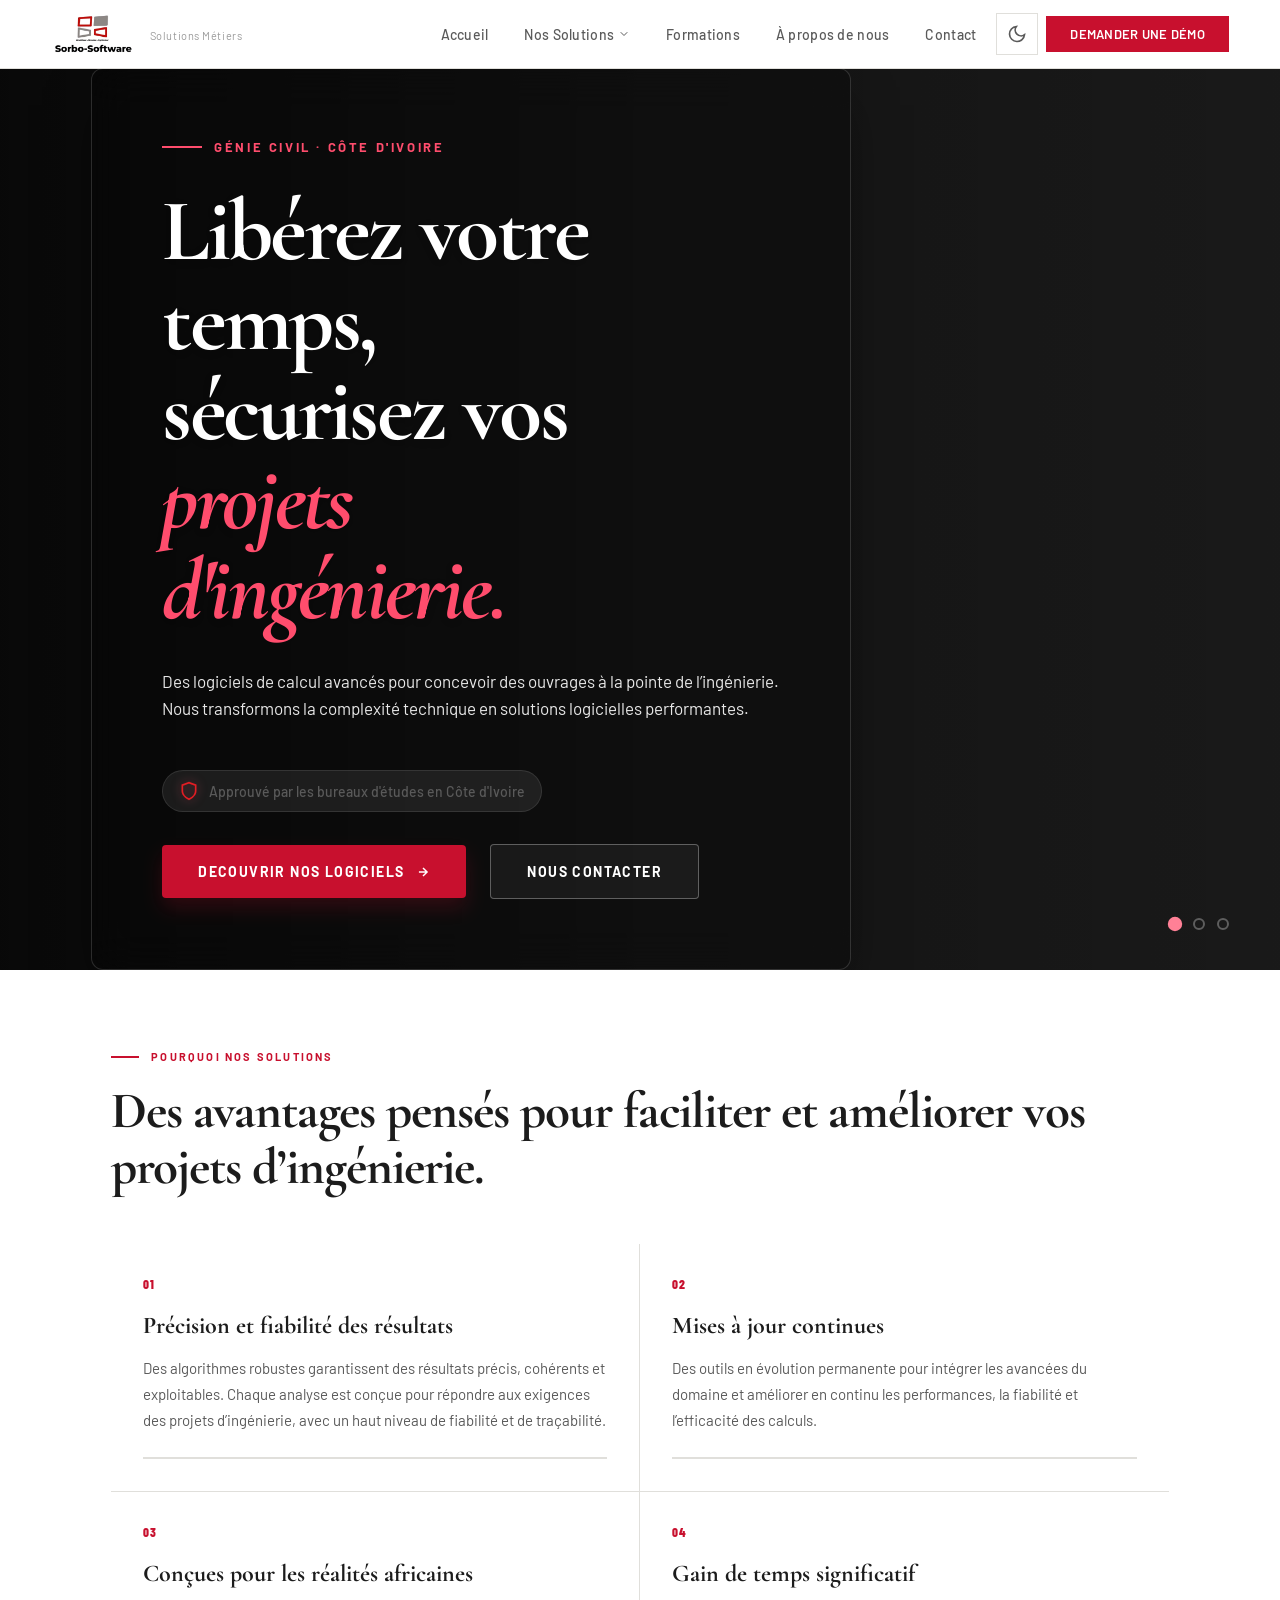
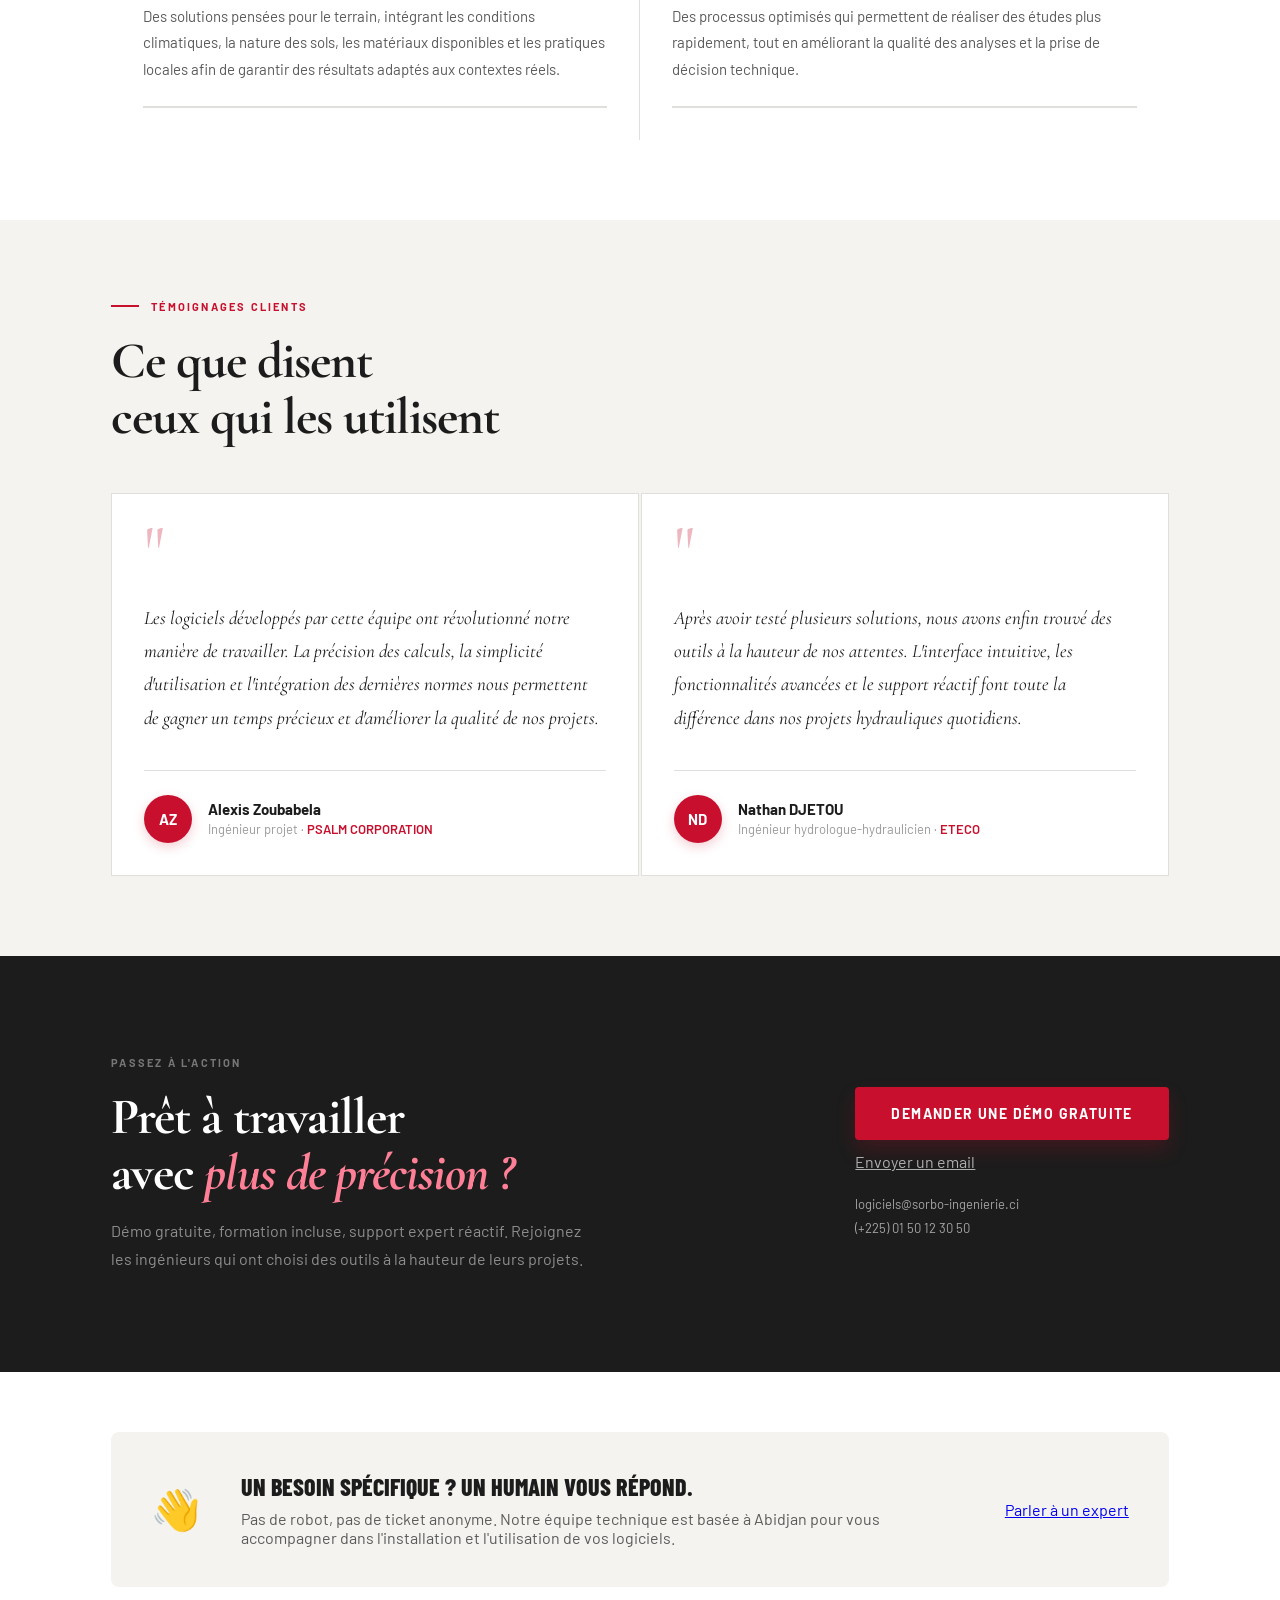
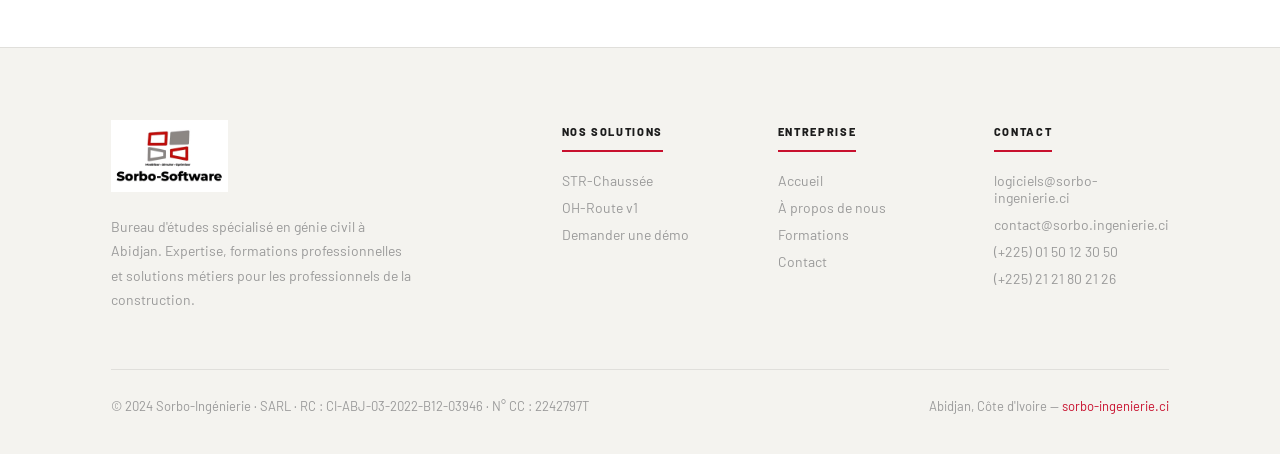
<file: index.html>
<!DOCTYPE html>
<html lang="fr">
<head>
<meta charset="UTF-8">
<meta name="viewport" content="width=device-width, initial-scale=1, viewport-fit=cover">
<link rel="icon" type="image/png" href="images/logo.mr.jpeg">
<title>Solutions Métiers — Sorbo-Ingénierie</title>
<script>
(function () {
  var k = 'sorbo-theme';
  var s = localStorage.getItem(k);
  var t = (s === 'light' || s === 'dark') ? s : (window.matchMedia('(prefers-color-scheme: dark)').matches ? 'dark' : 'light');
  document.documentElement.setAttribute('data-theme', t);
})();
</script>
<link href="https://fonts.googleapis.com/css2?family=Cormorant+Garamond:ital,wght@0,400;0,600;0,700;1,400;1,600&family=Barlow:wght@300;400;500;600;700&family=Barlow+Condensed:wght@600;700;800&display=swap" rel="stylesheet">
<link rel="stylesheet" href="sorbo-logiciels-v2.css">
</head>
<body>

<!-- NAVBAR -->
<nav class="site-nav" id="site-nav">
  <a href="#" class="nav-brand">
    <img src="images/logo.mr.jpeg" alt="Sorbo-Ingénierie — Ingénierie, Formation, Logiciels" class="nav-brand-logo" width="200" height="80" decoding="async">
    <div class="nav-brand-text">
      <span class="nav-brand-sub">Solutions Métiers</span>
    </div>
  </a>
  <div class="nav-shell">
    <button type="button" class="nav-burger" id="nav-burger" aria-controls="nav-links" aria-expanded="false" aria-label="Ouvrir le menu">
      <span class="nav-burger-bar" aria-hidden="true"></span>
      <span class="nav-burger-bar" aria-hidden="true"></span>
      <span class="nav-burger-bar" aria-hidden="true"></span>
    </button>
    <div class="nav-links" id="nav-links">
      <a href="index.html">Accueil</a>
      <div class="nav-item-has-mega">
        <a href="logiciels.html" class="nav-link-mega">Nos Solutions <svg width="12" height="12" viewBox="0 0 24 24" fill="none" stroke="currentColor" stroke-width="2" stroke-linecap="round" stroke-linejoin="round" style="margin-left:4px;"><polyline points="6 9 12 15 18 9"></polyline></svg></a>
        <div class="mega-menu">
          <div class="mega-menu-inner">
            <a href="str-chaussee.html" class="mega-card mega-str" style="background-image: url('https://images.pexels.com/photos/1750754/pexels-photo-1750754.jpeg?auto=compress&cs=tinysrgb&w=600');">
              <div class="mega-card-content">
                <span class="mega-tag">Structure routière</span>
                <h4>STR-Chaussée</h4>
                <p>Dimensionnement multicouches des chaussées</p>
              </div>
            </a>
            <a href="oh-route.html" class="mega-card mega-oh" style="background-image: url('https://images.pexels.com/photos/3133688/pexels-photo-3133688.jpeg?auto=compress&cs=tinysrgb&w=600');">
              <div class="mega-card-content">
                <span class="mega-tag">Hydraulique routière</span>
                <h4>OH-Route v1</h4>
                <p>Dimensionnement des ouvrages de drainage</p>
              </div>
            </a>
          </div>
          <div class="mega-menu-footer">
            <a href="logiciels.html">Voir tout le catalogue <svg width="14" height="14" viewBox="0 0 24 24" fill="none" stroke="currentColor" stroke-width="2" stroke-linecap="round" stroke-linejoin="round"><line x1="5" y1="12" x2="19" y2="12"></line><polyline points="12 5 19 12 12 19"></polyline></svg></a>
          </div>
        </div>
      </div>
      <a href="formations.html">Formations</a>
      <a href="a-propos.html">À propos de nous</a>
      <a href="contact.html">Contact</a>
      <button type="button" class="theme-toggle" id="theme-toggle" aria-label="Basculer thème clair ou sombre" title="Thème clair / sombre">
        <svg class="icon-moon" width="20" height="20" viewBox="0 0 24 24" fill="none" stroke="currentColor" stroke-width="2" aria-hidden="true"><path d="M21 12.79A9 9 0 1 1 11.21 3 7 7 0 0 0 21 12.79z"/></svg>
        <svg class="icon-sun" width="20" height="20" viewBox="0 0 24 24" fill="none" stroke="currentColor" stroke-width="2" aria-hidden="true"><circle cx="12" cy="12" r="4"/><path d="M12 2v2M12 20v2M4.93 4.93l1.41 1.41M17.66 17.66l1.41 1.41M2 12h2M20 12h2M6.34 17.66l-1.41 1.41M19.07 4.93l-1.41 1.41"/></svg>
      </button>
      <a href="https://sorbo-ingenierie.ci/contact" class="nav-btn">Demander une démo</a>
    </div>
  </div>
</nav>

<!-- HERO -->
<section class="hero">
  <div class="hero-slider">
    <div class="hero-slide active" style="background-image: url('https://images.pexels.com/photos/3133688/pexels-photo-3133688.jpeg?auto=compress&cs=tinysrgb&w=1920');"></div>
    <div class="hero-slide" style="background-image: url('https://images.pexels.com/photos/257700/pexels-photo-257700.jpeg?auto=compress&cs=tinysrgb&w=1920');"></div>
    <div class="hero-slide" style="background-image: url('https://images.pexels.com/photos/1750754/pexels-photo-1750754.jpeg?auto=compress&cs=tinysrgb&w=1920');"></div>
  </div>

  <div class="hero-content">
    <div class="hero-glass-card">
      <div class="hero-eyebrow">
        <span class="hero-eyebrow-line"></span>
        Génie Civil · Côte d'Ivoire
      </div>
      <h1 class="hero-h1">
        Libérez votre temps,<br>
        sécurisez vos <em>projets<br>
        d'ingénierie.</em>
      </h1>
      <p class="hero-lead">
        Des logiciels de calcul avancés pour concevoir des ouvrages à la pointe de l’ingénierie.
        Nous transformons la complexité technique en solutions logicielles performantes.
      </p>
      <div class="hero-trust-badge">
        <svg width="20" height="20" viewBox="0 0 24 24" fill="none" stroke="#E31E24" stroke-width="2"><path d="M12 22s8-4 8-10V5l-8-3-8 3v7c0 6 8 10 8 10z"/></svg>
        <span>Approuvé par les bureaux d'études en Côte d'Ivoire</span>
      </div>
      <div class="hero-actions">
        <a href="#solutions" class="btn-red">
          DECOUVRIR NOS LOGICIELS 
          <svg width="14" height="14" fill="none" viewBox="0 0 24 24" stroke="currentColor" stroke-width="2.5"><path d="M5 12h14M12 5l7 7-7 7"/></svg>
        </a>
        <a href="https://sorbo-ingenierie.ci/contact" class="btn-outline-white">
          Nous contacter
        </a>
      </div>
    </div>
  </div>

  <div class="hero-indicators">
    <button class="indicator active" data-index="0"></button>
    <button class="indicator" data-index="1"></button>
    <button class="indicator" data-index="2"></button>
  </div>
</section>

<!-- AVANTAGES -->
<section class="section white-bg" id="avantages">
  <div class="wrap">
    <div class="section-head reveal">
      <div class="section-label">Pourquoi nos solutions</div>
      <h2 class="section-h2">Des avantages pensés pour faciliter et améliorer vos projets d’ingénierie.</h2>
    </div>
    <div class="avantages-grid">
      <div class="avantage-card reveal delay-1">
        <div class="avantage-num">01</div>
        <div class="avantage-title">Précision et fiabilité des résultats</div>
        <p class="avantage-text">Des algorithmes robustes garantissent des résultats précis, cohérents et exploitables. Chaque analyse est conçue pour répondre aux exigences des projets d’ingénierie, avec un haut niveau de fiabilité et de traçabilité.</p>
        <div class="avantage-bar"></div>
      </div>
      <div class="avantage-card reveal delay-2">
        <div class="avantage-num">02</div>
        <div class="avantage-title">Mises à jour continues</div>
        <p class="avantage-text">Des outils en évolution permanente pour intégrer les avancées du domaine et améliorer en continu les performances, la fiabilité et l’efficacité des calculs.</p>
        <div class="avantage-bar"></div>
      </div>
      <div class="avantage-card reveal delay-1">
        <div class="avantage-num">03</div>
        <div class="avantage-title">Conçues pour les réalités africaines</div>
        <p class="avantage-text">Des solutions pensées pour le terrain, intégrant les conditions climatiques, la nature des sols, les matériaux disponibles et les pratiques locales afin de garantir des résultats adaptés aux contextes réels.</p>
        <div class="avantage-bar"></div>
      </div>
      <div class="avantage-card reveal delay-2">
        <div class="avantage-num">04</div>
        <div class="avantage-title">Gain de temps significatif</div>
        <p class="avantage-text">Des processus optimisés qui permettent de réaliser des études plus rapidement, tout en améliorant la qualité des analyses et la prise de décision technique.</p>
        <div class="avantage-bar"></div>
      </div>
    </div>
  </div>
</section>

<!-- TEMOIGNAGES -->
<section class="section grey-bg" id="temoignages">
  <div class="wrap">
    <div class="section-head reveal">
      <div class="section-label">Témoignages clients</div>
      <h2 class="section-h2">Ce que disent<br>ceux qui les utilisent</h2>
    </div>
    <div class="testi-layout">
      <div class="testi-card reveal delay-1">
        <span class="testi-quote-mark">"</span>
        <p class="testi-text">Les logiciels développés par cette équipe ont révolutionné notre manière de travailler. La précision des calculs, la simplicité d'utilisation et l'intégration des dernières normes nous permettent de gagner un temps précieux et d'améliorer la qualité de nos projets.</p>
        <div class="testi-author">
          <div class="testi-initials">AZ</div>
          <div>
            <div class="testi-name">Alexis Zoubabela</div>
            <div class="testi-role">Ingénieur projet · <span class="testi-company">PSALM CORPORATION</span></div>
          </div>
        </div>
      </div>
      <div class="testi-card reveal delay-2">
        <span class="testi-quote-mark">"</span>
        <p class="testi-text">Après avoir testé plusieurs solutions, nous avons enfin trouvé des outils à la hauteur de nos attentes. L'interface intuitive, les fonctionnalités avancées et le support réactif font toute la différence dans nos projets hydrauliques quotidiens.</p>
        <div class="testi-author">
          <div class="testi-initials">ND</div>
          <div>
            <div class="testi-name">Nathan DJETOU</div>
            <div class="testi-role">Ingénieur hydrologue-hydraulicien · <span class="testi-company">ETECO</span></div>
          </div>
        </div>
      </div>
    </div>
  </div>
</section>

<!-- CTA -->
<section class="cta-band">
  <div class="cta-inner">
    <div class="reveal">
      <div class="cta-label">Passez à l'action</div>
      <h2 class="cta-h2">Prêt à travailler<br>avec <em>plus de précision ?</em></h2>
      <p class="cta-p">Démo gratuite, formation incluse, support expert réactif. Rejoignez les ingénieurs qui ont choisi des outils à la hauteur de leurs projets.</p>
    </div>
    <div class="cta-actions reveal delay-2">
      <a href="https://sorbo-ingenierie.ci/contact" class="btn-red">
        Demander une démo gratuite
      </a>
      <a href="mailto:logiciels@sorbo-ingenierie.ci" class="btn-outline btn-outline-cta">
        Envoyer un email
      </a>
      <div class="cta-contact">
        <a href="mailto:logiciels@sorbo-ingenierie.ci">logiciels@sorbo-ingenierie.ci</a><br>
        <a href="tel:+2250150123050">(+225) 01 50 12 30 50</a>
      </div>
    </div>
  </div>
</section>

<!-- HUMAN SUPPORT SECTION -->
<section class="section white-bg" style="padding: 60px 0;">
  <div class="wrap">
    <div class="support-box reveal" style="display: flex; align-items: center; gap: 40px; background: var(--grey-bg); padding: 40px; border-radius: 8px;">
      <div class="support-icon" style="font-size: 40px;">👋</div>
      <div class="support-content">
        <h3 style="font-family: 'Barlow Condensed', sans-serif; font-weight: 800; font-size: 24px; text-transform: uppercase; margin-bottom: 8px;">Un besoin spécifique ? Un humain vous répond.</h3>
        <p style="color: var(--grey-mid); font-size: 16px;">Pas de robot, pas de ticket anonyme. Notre équipe technique est basée à Abidjan pour vous accompagner dans l'installation et l'utilisation de vos logiciels.</p>
      </div>
      <a href="https://sorbo-ingenierie.ci/contact" class="btn-outline" style="white-space: nowrap;">Parler à un expert</a>
    </div>
  </div>
</section>

<!-- FOOTER -->
<footer>
  <div class="footer-wrap">
    <div class="footer-top">
      <div>
        <a href="https://sorbo-ingenierie.ci" class="footer-brand-link">
          <img src="images/logo.mr.jpeg" alt="Sorbo-Ingénierie" class="footer-logo" width="220" height="88" decoding="async">
        </a>
        <p class="footer-brand-desc">Bureau d'études spécialisé en génie civil à Abidjan. Expertise, formations professionnelles et solutions métiers pour les professionnels de la construction.</p>
      </div>
      <div class="footer-col">
        <h5>Nos Solutions</h5>
        <a href="logiciels.html#str-chaussee">STR-Chaussée</a>
        <a href="logiciels.html#oh-route">OH-Route v1</a>
        <a href="https://sorbo-ingenierie.ci/contact">Demander une démo</a>
      </div>
      <div class="footer-col">
        <h5>Entreprise</h5>
        <a href="index.html">Accueil</a>
        <a href="a-propos.html">À propos de nous</a>
        <a href="formations.html">Formations</a>
        <a href="contact.html">Contact</a>
      </div>
      <div class="footer-col">
        <h5>Contact</h5>
        <a href="mailto:logiciels@sorbo-ingenierie.ci">logiciels@sorbo-ingenierie.ci</a>
        <a href="mailto:contact@sorbo.ingenierie.ci">contact@sorbo.ingenierie.ci</a>
        <a href="tel:+2250150123050">(+225) 01 50 12 30 50</a>
        <a href="tel:+2252121802126">(+225) 21 21 80 21 26</a>
      </div>
    </div>
    <div class="footer-bottom">
      <span>© 2024 Sorbo-Ingénierie · SARL · RC : CI-ABJ-03-2022-B12-03946 · N° CC : 2242797T</span>
      <span>Abidjan, Côte d'Ivoire — <a href="https://sorbo-ingenierie.ci">sorbo-ingenierie.ci</a></span>
    </div>
  </div>
</footer>

<script src="sorbo-logiciels-v2.js" defer></script>

</body>
</html>
</file>
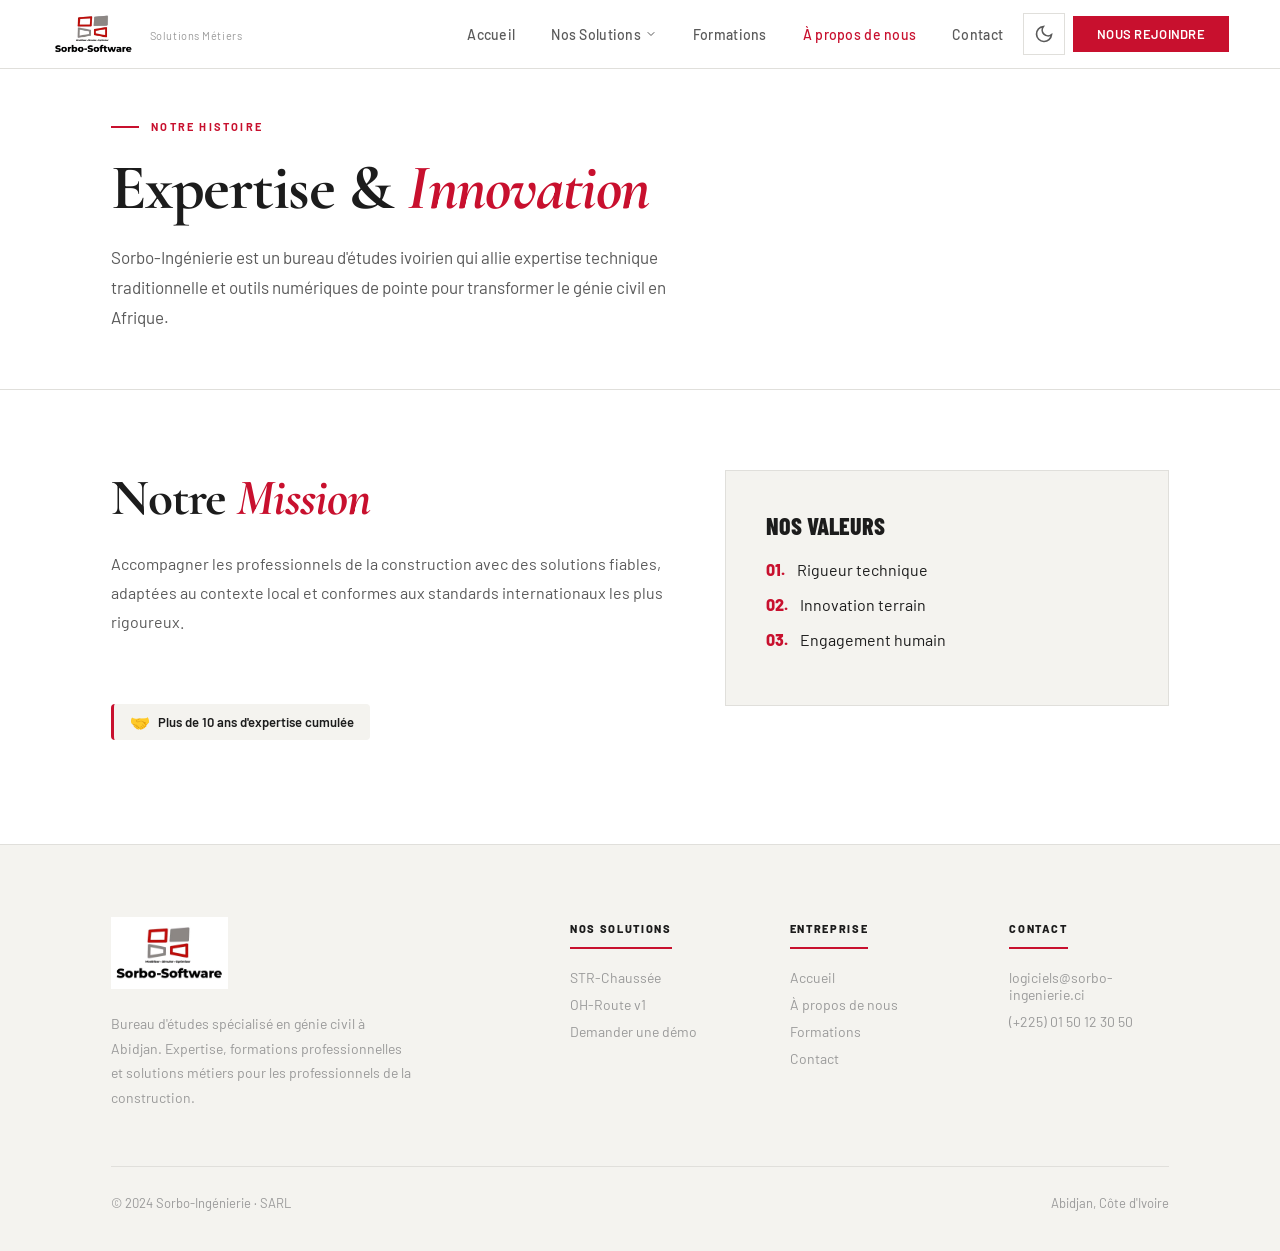
<file: a-propos.html>
<!DOCTYPE html>
<html lang="fr">
<head>
<meta charset="UTF-8">
<meta name="viewport" content="width=device-width, initial-scale=1, viewport-fit=cover">
<link rel="icon" type="image/png" href="images/logo.mr.jpeg">
<title>À propos de nous — Sorbo-Ingénierie</title>
<script>
(function () {
  var k = 'sorbo-theme';
  var s = localStorage.getItem(k);
  var t = (s === 'light' || s === 'dark') ? s : (window.matchMedia('(prefers-color-scheme: dark)').matches ? 'dark' : 'light');
  document.documentElement.setAttribute('data-theme', t);
})();
</script>
<link href="https://fonts.googleapis.com/css2?family=Cormorant+Garamond:ital,wght@0,400;0,600;0,700;1,400;1,600&family=Barlow:wght@300;400;500;600;700&family=Barlow+Condensed:wght@600;700;800&display=swap" rel="stylesheet">
<link rel="stylesheet" href="sorbo-logiciels-v2.css">
</head>
<body>

<nav class="site-nav" id="site-nav">
  <a href="index.html" class="nav-brand">
    <img src="images/logo.mr.jpeg" alt="Sorbo-Ingénierie — Ingénierie, Formation, Logiciels" class="nav-brand-logo" width="200" height="80" decoding="async">
    <div class="nav-brand-text">
      <span class="nav-brand-sub">Solutions Métiers</span>
    </div>
  </a>
  <div class="nav-shell">
    <button type="button" class="nav-burger" id="nav-burger" aria-controls="nav-links" aria-expanded="false" aria-label="Ouvrir le menu">
      <span class="nav-burger-bar" aria-hidden="true"></span>
      <span class="nav-burger-bar" aria-hidden="true"></span>
      <span class="nav-burger-bar" aria-hidden="true"></span>
    </button>
    <div class="nav-links" id="nav-links">
      <a href="index.html">Accueil</a>
      <div class="nav-item-has-mega">
        <a href="logiciels.html" class="nav-link-mega">Nos Solutions <svg width="12" height="12" viewBox="0 0 24 24" fill="none" stroke="currentColor" stroke-width="2" stroke-linecap="round" stroke-linejoin="round" style="margin-left:4px;"><polyline points="6 9 12 15 18 9"></polyline></svg></a>
        <div class="mega-menu">
          <div class="mega-menu-inner">
            <a href="str-chaussee.html" class="mega-card mega-str" style="background-image: url('https://images.unsplash.com/photo-1519817914152-22d216bb9170?auto=format&fit=crop&w=600&q=80');">
              <div class="mega-card-content">
                <span class="mega-tag">Structure routière</span>
                <h4>STR-Chaussée</h4>
                <p>Dimensionnement multicouches des chaussées (CEBTP, LCPC)</p>
              </div>
            </a>
            <a href="oh-route.html" class="mega-card mega-oh" style="background-image: url('https://images.unsplash.com/photo-1432405972618-c60b0225b8f9?auto=format&fit=crop&w=600&q=80');">
              <div class="mega-card-content">
                <span class="mega-tag">Hydraulique routière</span>
                <h4>OH-Route v1</h4>
                <p>Dimensionnement des ouvrages de drainage et débits de crue</p>
              </div>
            </a>
          </div>
          <div class="mega-menu-footer">
            <a href="logiciels.html">Voir tout le catalogue <svg width="14" height="14" viewBox="0 0 24 24" fill="none" stroke="currentColor" stroke-width="2" stroke-linecap="round" stroke-linejoin="round"><line x1="5" y1="12" x2="19" y2="12"></line><polyline points="12 5 19 12 12 19"></polyline></svg></a>
          </div>
        </div>
      </div>
      <a href="formations.html">Formations</a>
      <a href="a-propos.html" class="is-active" aria-current="page">À propos de nous</a>
      <a href="contact.html">Contact</a>
      <button type="button" class="theme-toggle" id="theme-toggle" aria-label="Basculer thème clair ou sombre" title="Thème clair / sombre">
        <svg class="icon-moon" width="20" height="20" viewBox="0 0 24 24" fill="none" stroke="currentColor" stroke-width="2" aria-hidden="true"><path d="M21 12.79A9 9 0 1 1 11.21 3 7 7 0 0 0 21 12.79z"/></svg>
        <svg class="icon-sun" width="20" height="20" viewBox="0 0 24 24" fill="none" stroke="currentColor" stroke-width="2" aria-hidden="true"><circle cx="12" cy="12" r="4"/><path d="M12 2v2M12 20v2M4.93 4.93l1.41 1.41M17.66 17.66l1.41 1.41M2 12h2M20 12h2M6.34 17.66l-1.41 1.41M19.07 4.93l-1.41 1.41"/></svg>
      </button>
      <a href="contact.html" class="nav-btn">Nous rejoindre</a>
    </div>
  </div>
</nav>

<section class="page-hero">
  <div class="wrap">
    <div class="section-label">Notre Histoire</div>
    <h1 class="section-h2 large">Expertise & <em>Innovation</em></h1>
    <p class="section-p">Sorbo-Ingénierie est un bureau d'études ivoirien qui allie expertise technique traditionnelle et outils numériques de pointe pour transformer le génie civil en Afrique.</p>
  </div>
</section>

<section class="section white-bg">
  <div class="wrap">
    <div class="product-grid">
      <div class="product-info reveal">
        <h2 class="section-h2">Notre <em>Mission</em></h2>
        <p class="product-desc" style="margin-top: 24px;">Accompagner les professionnels de la construction avec des solutions fiables, adaptées au contexte local et conformes aux standards internationaux les plus rigoureux.</p>
        <div class="human-badge" style="margin-top: 32px;">
          <span class="human-badge-icon">🤝</span>
          <span class="human-badge-text">Plus de 10 ans d'expertise cumulée</span>
        </div>
      </div>
      <div class="product-panel reveal delay-1" style="background: var(--grey-bg); color: var(--grey-dark); border: 1px solid var(--grey-line);">
        <h3 style="font-family: 'Barlow Condensed', sans-serif; font-weight: 800; font-size: 24px; text-transform: uppercase; margin-bottom: 20px;">Nos Valeurs</h3>
        <ul style="list-style: none; padding: 0;">
          <li style="margin-bottom: 16px; display: flex; align-items: center; gap: 12px;">
            <span style="color: var(--red); font-weight: 800;">01.</span> Rigueur technique
          </li>
          <li style="margin-bottom: 16px; display: flex; align-items: center; gap: 12px;">
            <span style="color: var(--red); font-weight: 800;">02.</span> Innovation terrain
          </li>
          <li style="margin-bottom: 16px; display: flex; align-items: center; gap: 12px;">
            <span style="color: var(--red); font-weight: 800;">03.</span> Engagement humain
          </li>
        </ul>
      </div>
    </div>
  </div>
</section>

<footer>
  <div class="footer-wrap">
    <div class="footer-top">
      <div>
        <a href="index.html" class="footer-brand-link">
          <img src="images/logo.mr.jpeg" alt="Sorbo-Ingénierie" class="footer-logo" width="220" height="88" decoding="async">
        </a>
        <p class="footer-brand-desc">Bureau d'études spécialisé en génie civil à Abidjan. Expertise, formations professionnelles et solutions métiers pour les professionnels de la construction.</p>
      </div>
      <div class="footer-col">
        <h5>Nos Solutions</h5>
        <a href="logiciels.html#str-chaussee">STR-Chaussée</a>
        <a href="logiciels.html#oh-route">OH-Route v1</a>
        <a href="contact.html">Demander une démo</a>
      </div>
      <div class="footer-col">
        <h5>Entreprise</h5>
        <a href="index.html">Accueil</a>
        <a href="a-propos.html">À propos de nous</a>
        <a href="formations.html">Formations</a>
        <a href="contact.html">Contact</a>
      </div>
      <div class="footer-col">
        <h5>Contact</h5>
        <a href="mailto:logiciels@sorbo-ingenierie.ci">logiciels@sorbo-ingenierie.ci</a>
        <a href="tel:+2250150123050">(+225) 01 50 12 30 50</a>
      </div>
    </div>
    <div class="footer-bottom">
      <span>© 2024 Sorbo-Ingénierie · SARL</span>
      <span>Abidjan, Côte d'Ivoire</span>
    </div>
  </div>
</footer>

<script src="sorbo-logiciels-v2.js" defer></script>

</body>
</html>
</file>
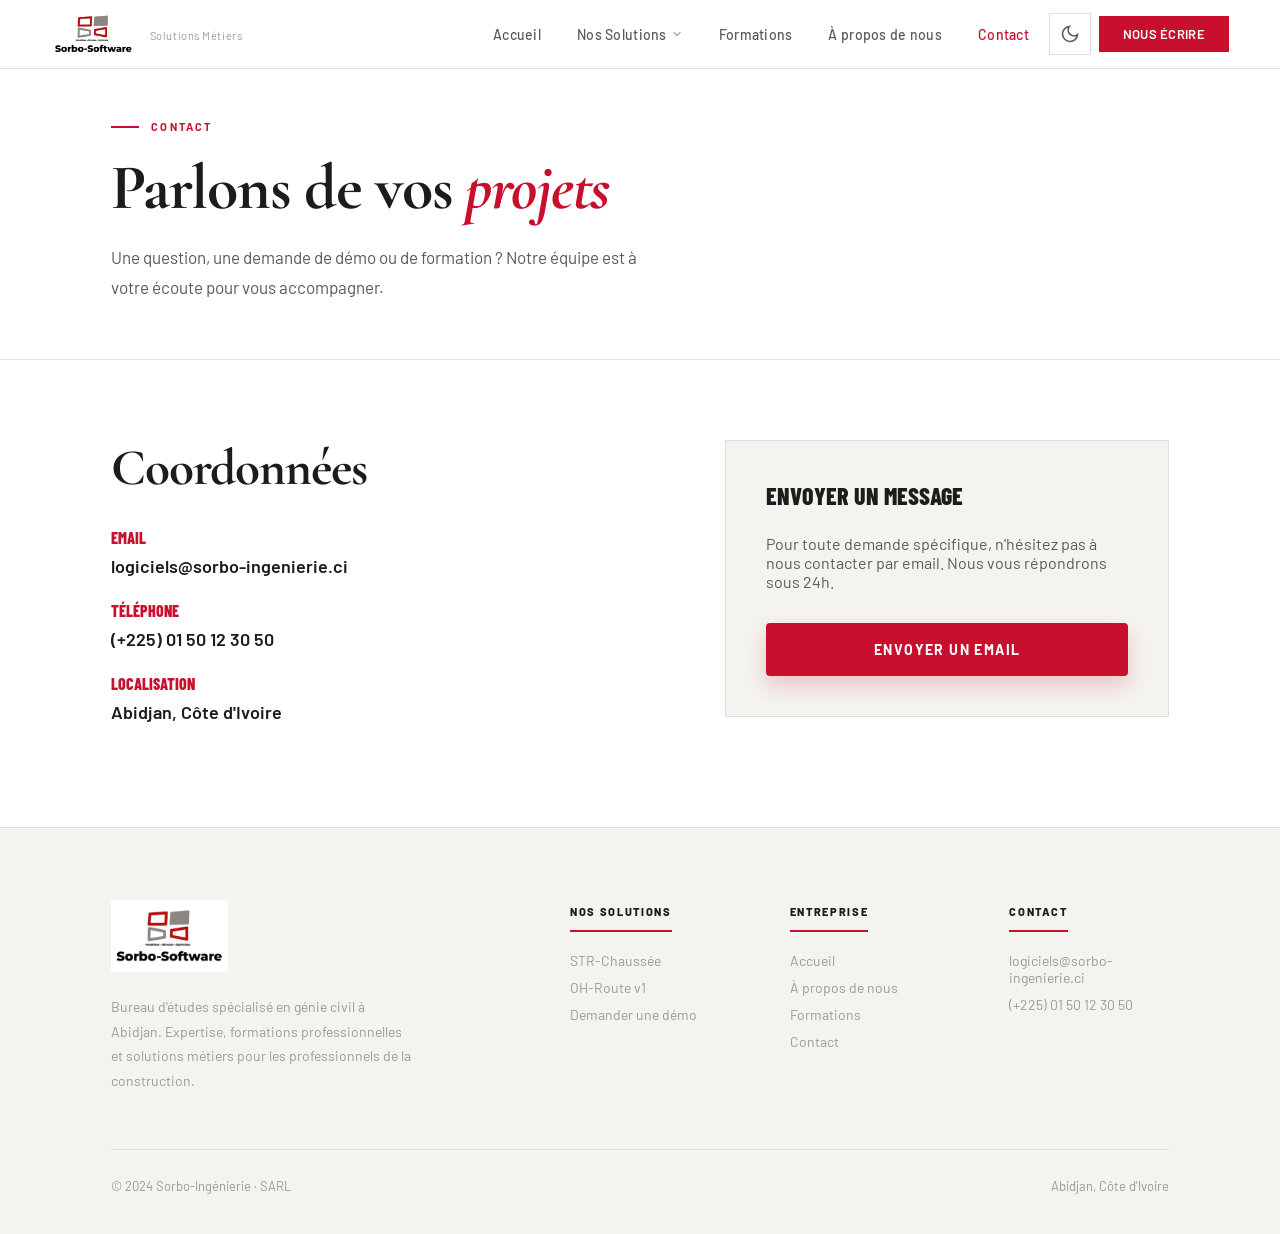
<file: contact.html>
<!DOCTYPE html>
<html lang="fr">
<head>
<meta charset="UTF-8">
<meta name="viewport" content="width=device-width, initial-scale=1, viewport-fit=cover">
<link rel="icon" type="image/png" href="images/logo.mr.jpeg">
<title>Contact — Sorbo-Ingénierie</title>
<script>
(function () {
  var k = 'sorbo-theme';
  var s = localStorage.getItem(k);
  var t = (s === 'light' || s === 'dark') ? s : (window.matchMedia('(prefers-color-scheme: dark)').matches ? 'dark' : 'light');
  document.documentElement.setAttribute('data-theme', t);
})();
</script>
<link href="https://fonts.googleapis.com/css2?family=Cormorant+Garamond:ital,wght@0,400;0,600;0,700;1,400;1,600&family=Barlow:wght@300;400;500;600;700&family=Barlow+Condensed:wght@600;700;800&display=swap" rel="stylesheet">
<link rel="stylesheet" href="sorbo-logiciels-v2.css">
</head>
<body>

<nav class="site-nav" id="site-nav">
  <a href="index.html" class="nav-brand">
    <img src="images/logo.mr.jpeg" alt="Sorbo-Ingénierie — Ingénierie, Formation, Logiciels" class="nav-brand-logo" width="200" height="80" decoding="async">
    <div class="nav-brand-text">
      <span class="nav-brand-sub">Solutions Métiers</span>
    </div>
  </a>
  <div class="nav-shell">
    <button type="button" class="nav-burger" id="nav-burger" aria-controls="nav-links" aria-expanded="false" aria-label="Ouvrir le menu">
      <span class="nav-burger-bar" aria-hidden="true"></span>
      <span class="nav-burger-bar" aria-hidden="true"></span>
      <span class="nav-burger-bar" aria-hidden="true"></span>
    </button>
    <div class="nav-links" id="nav-links">
      <a href="index.html">Accueil</a>
      <div class="nav-item-has-mega">
        <a href="logiciels.html" class="nav-link-mega">Nos Solutions <svg width="12" height="12" viewBox="0 0 24 24" fill="none" stroke="currentColor" stroke-width="2" stroke-linecap="round" stroke-linejoin="round" style="margin-left:4px;"><polyline points="6 9 12 15 18 9"></polyline></svg></a>
        <div class="mega-menu">
          <div class="mega-menu-inner">
            <a href="str-chaussee.html" class="mega-card mega-str" style="background-image: url('https://images.unsplash.com/photo-1519817914152-22d216bb9170?auto=format&fit=crop&w=600&q=80');">
              <div class="mega-card-content">
                <span class="mega-tag">Structure routière</span>
                <h4>STR-Chaussée</h4>
                <p>Dimensionnement multicouches des chaussées (CEBTP, LCPC)</p>
              </div>
            </a>
            <a href="oh-route.html" class="mega-card mega-oh" style="background-image: url('https://images.unsplash.com/photo-1432405972618-c60b0225b8f9?auto=format&fit=crop&w=600&q=80');">
              <div class="mega-card-content">
                <span class="mega-tag">Hydraulique routière</span>
                <h4>OH-Route v1</h4>
                <p>Dimensionnement des ouvrages de drainage et débits de crue</p>
              </div>
            </a>
          </div>
          <div class="mega-menu-footer">
            <a href="logiciels.html">Voir tout le catalogue <svg width="14" height="14" viewBox="0 0 24 24" fill="none" stroke="currentColor" stroke-width="2" stroke-linecap="round" stroke-linejoin="round"><line x1="5" y1="12" x2="19" y2="12"></line><polyline points="12 5 19 12 12 19"></polyline></svg></a>
          </div>
        </div>
      </div>
      <a href="formations.html">Formations</a>
      <a href="a-propos.html">À propos de nous</a>
      <a href="contact.html" class="is-active" aria-current="page">Contact</a>
      <button type="button" class="theme-toggle" id="theme-toggle" aria-label="Basculer thème clair ou sombre" title="Thème clair / sombre">
        <svg class="icon-moon" width="20" height="20" viewBox="0 0 24 24" fill="none" stroke="currentColor" stroke-width="2" aria-hidden="true"><path d="M21 12.79A9 9 0 1 1 11.21 3 7 7 0 0 0 21 12.79z"/></svg>
        <svg class="icon-sun" width="20" height="20" viewBox="0 0 24 24" fill="none" stroke="currentColor" stroke-width="2" aria-hidden="true"><circle cx="12" cy="12" r="4"/><path d="M12 2v2M12 20v2M4.93 4.93l1.41 1.41M17.66 17.66l1.41 1.41M2 12h2M20 12h2M6.34 17.66l-1.41 1.41M19.07 4.93l-1.41 1.41"/></svg>
      </button>
      <a href="mailto:logiciels@sorbo-ingenierie.ci" class="nav-btn">Nous écrire</a>
    </div>
  </div>
</nav>

<section class="page-hero">
  <div class="wrap">
    <div class="section-label">Contact</div>
    <h1 class="section-h2 large">Parlons de vos <em>projets</em></h1>
    <p class="section-p">Une question, une demande de démo ou de formation ? Notre équipe est à votre écoute pour vous accompagner.</p>
  </div>
</section>

<section class="section white-bg">
  <div class="wrap">
    <div class="product-grid">
      <div class="product-info reveal">
        <h2 class="section-h2">Coordonnées</h2>
        <div style="margin-top: 32px;">
          <div style="margin-bottom: 24px;">
            <h4 style="font-family: 'Barlow Condensed', sans-serif; font-weight: 800; text-transform: uppercase; color: var(--red); margin-bottom: 8px;">Email</h4>
            <a href="mailto:logiciels@sorbo-ingenierie.ci" style="text-decoration: none; color: var(--grey-dark); font-size: 18px; font-weight: 600;">logiciels@sorbo-ingenierie.ci</a>
          </div>
          <div style="margin-bottom: 24px;">
            <h4 style="font-family: 'Barlow Condensed', sans-serif; font-weight: 800; text-transform: uppercase; color: var(--red); margin-bottom: 8px;">Téléphone</h4>
            <a href="tel:+2250150123050" style="text-decoration: none; color: var(--grey-dark); font-size: 18px; font-weight: 600;">(+225) 01 50 12 30 50</a>
          </div>
          <div style="margin-bottom: 24px;">
            <h4 style="font-family: 'Barlow Condensed', sans-serif; font-weight: 800; text-transform: uppercase; color: var(--red); margin-bottom: 8px;">Localisation</h4>
            <p style="color: var(--grey-dark); font-size: 18px; font-weight: 600;">Abidjan, Côte d'Ivoire</p>
          </div>
        </div>
      </div>
      <div class="product-panel reveal delay-1" style="background: var(--grey-bg); color: var(--grey-dark); border: 1px solid var(--grey-line); padding: 40px;">
        <h3 style="font-family: 'Barlow Condensed', sans-serif; font-weight: 800; font-size: 24px; text-transform: uppercase; margin-bottom: 24px;">Envoyer un message</h3>
        <p style="color: var(--grey-mid); margin-bottom: 32px;">Pour toute demande spécifique, n'hésitez pas à nous contacter par email. Nous vous répondrons sous 24h.</p>
        <a href="mailto:logiciels@sorbo-ingenierie.ci" class="btn-red" style="width: 100%; justify-content: center;">Envoyer un email</a>
      </div>
    </div>
  </div>
</section>

<footer>
  <div class="footer-wrap">
    <div class="footer-top">
      <div>
        <a href="index.html" class="footer-brand-link">
          <img src="images/logo.mr.jpeg" alt="Sorbo-Ingénierie" class="footer-logo" width="220" height="88" decoding="async">
        </a>
        <p class="footer-brand-desc">Bureau d'études spécialisé en génie civil à Abidjan. Expertise, formations professionnelles et solutions métiers pour les professionnels de la construction.</p>
      </div>
      <div class="footer-col">
        <h5>Nos Solutions</h5>
        <a href="logiciels.html#str-chaussee">STR-Chaussée</a>
        <a href="logiciels.html#oh-route">OH-Route v1</a>
        <a href="contact.html">Demander une démo</a>
      </div>
      <div class="footer-col">
        <h5>Entreprise</h5>
        <a href="index.html">Accueil</a>
        <a href="a-propos.html">À propos de nous</a>
        <a href="formations.html">Formations</a>
        <a href="contact.html">Contact</a>
      </div>
      <div class="footer-col">
        <h5>Contact</h5>
        <a href="mailto:logiciels@sorbo-ingenierie.ci">logiciels@sorbo-ingenierie.ci</a>
        <a href="tel:+2250150123050">(+225) 01 50 12 30 50</a>
      </div>
    </div>
    <div class="footer-bottom">
      <span>© 2024 Sorbo-Ingénierie · SARL</span>
      <span>Abidjan, Côte d'Ivoire</span>
    </div>
  </div>
</footer>

<script src="sorbo-logiciels-v2.js" defer></script>

</body>
</html>
</file>
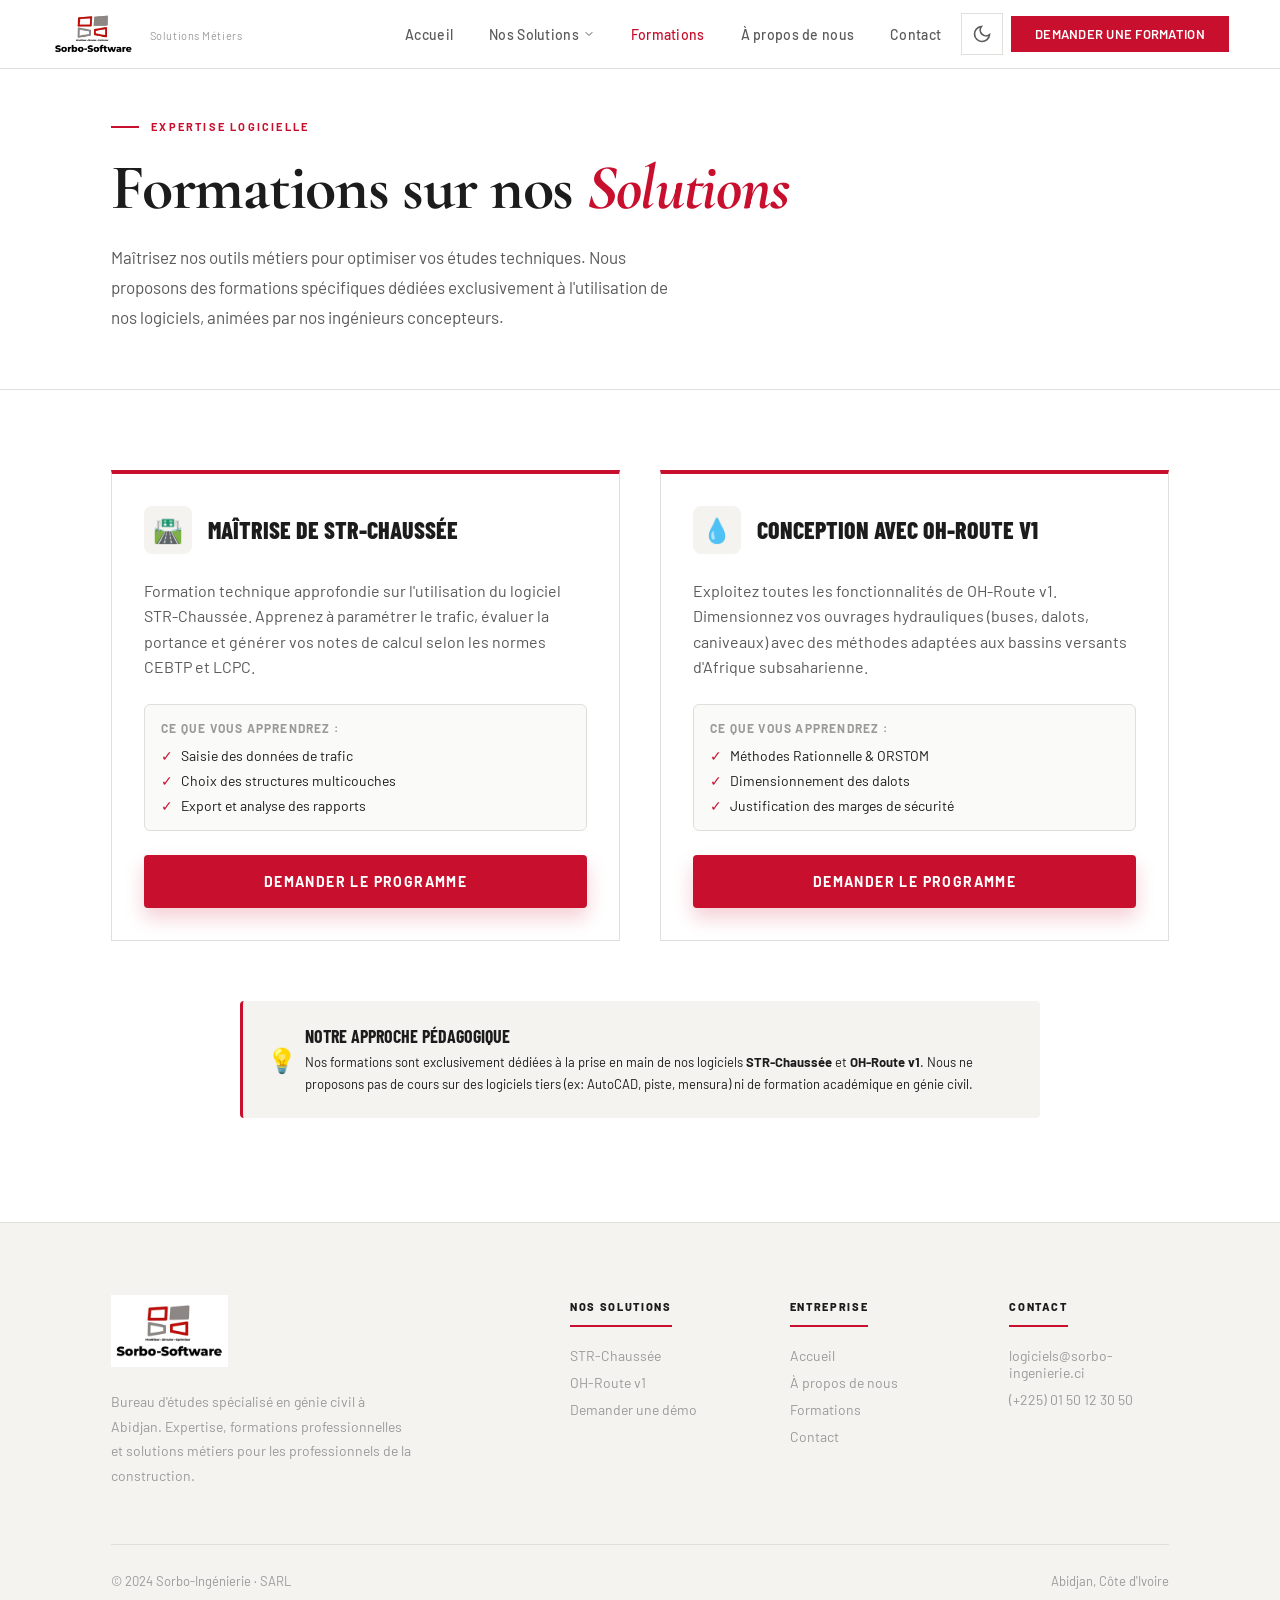
<file: formations.html>
<!DOCTYPE html>
<html lang="fr">
<head>
<meta charset="UTF-8">
<meta name="viewport" content="width=device-width, initial-scale=1, viewport-fit=cover">
<link rel="icon" type="image/png" href="images/logo.mr.jpeg">
<title>Nos Formations — Sorbo-Ingénierie</title>
<script>
(function () {
  var k = 'sorbo-theme';
  var s = localStorage.getItem(k);
  var t = (s === 'light' || s === 'dark') ? s : (window.matchMedia('(prefers-color-scheme: dark)').matches ? 'dark' : 'light');
  document.documentElement.setAttribute('data-theme', t);
})();
</script>
<link href="https://fonts.googleapis.com/css2?family=Cormorant+Garamond:ital,wght@0,400;0,600;0,700;1,400;1,600&family=Barlow:wght@300;400;500;600;700&family=Barlow+Condensed:wght@600;700;800&display=swap" rel="stylesheet">
<link rel="stylesheet" href="sorbo-logiciels-v2.css">
</head>
<body>

<nav class="site-nav" id="site-nav">
  <a href="index.html" class="nav-brand">
    <img src="images/logo.mr.jpeg" alt="Sorbo-Ingénierie — Ingénierie, Formation, Logiciels" class="nav-brand-logo" width="200" height="80" decoding="async">
    <div class="nav-brand-text">
      <span class="nav-brand-sub">Solutions Métiers</span>
    </div>
  </a>
  <div class="nav-shell">
    <button type="button" class="nav-burger" id="nav-burger" aria-controls="nav-links" aria-expanded="false" aria-label="Ouvrir le menu">
      <span class="nav-burger-bar" aria-hidden="true"></span>
      <span class="nav-burger-bar" aria-hidden="true"></span>
      <span class="nav-burger-bar" aria-hidden="true"></span>
    </button>
    <div class="nav-links" id="nav-links">
      <a href="index.html">Accueil</a>
      <div class="nav-item-has-mega">
        <a href="logiciels.html" class="nav-link-mega">Nos Solutions <svg width="12" height="12" viewBox="0 0 24 24" fill="none" stroke="currentColor" stroke-width="2" stroke-linecap="round" stroke-linejoin="round" style="margin-left:4px;"><polyline points="6 9 12 15 18 9"></polyline></svg></a>
        <div class="mega-menu">
          <div class="mega-menu-inner">
            <a href="str-chaussee.html" class="mega-card mega-str" style="background-image: url('https://images.unsplash.com/photo-1519817914152-22d216bb9170?auto=format&fit=crop&w=600&q=80');">
              <div class="mega-card-content">
                <span class="mega-tag">Structure routière</span>
                <h4>STR-Chaussée</h4>
                <p>Dimensionnement multicouches des chaussées (CEBTP, LCPC)</p>
              </div>
            </a>
            <a href="oh-route.html" class="mega-card mega-oh" style="background-image: url('https://images.unsplash.com/photo-1432405972618-c60b0225b8f9?auto=format&fit=crop&w=600&q=80');">
              <div class="mega-card-content">
                <span class="mega-tag">Hydraulique routière</span>
                <h4>OH-Route v1</h4>
                <p>Dimensionnement des ouvrages de drainage et débits de crue</p>
              </div>
            </a>
          </div>
          <div class="mega-menu-footer">
            <a href="logiciels.html">Voir tout le catalogue <svg width="14" height="14" viewBox="0 0 24 24" fill="none" stroke="currentColor" stroke-width="2" stroke-linecap="round" stroke-linejoin="round"><line x1="5" y1="12" x2="19" y2="12"></line><polyline points="12 5 19 12 12 19"></polyline></svg></a>
          </div>
        </div>
      </div>
      <a href="formations.html" class="is-active" aria-current="page">Formations</a>
      <a href="a-propos.html">À propos de nous</a>
      <a href="contact.html">Contact</a>
      <button type="button" class="theme-toggle" id="theme-toggle" aria-label="Basculer thème clair ou sombre" title="Thème clair / sombre">
        <svg class="icon-moon" width="20" height="20" viewBox="0 0 24 24" fill="none" stroke="currentColor" stroke-width="2" aria-hidden="true"><path d="M21 12.79A9 9 0 1 1 11.21 3 7 7 0 0 0 21 12.79z"/></svg>
        <svg class="icon-sun" width="20" height="20" viewBox="0 0 24 24" fill="none" stroke="currentColor" stroke-width="2" aria-hidden="true"><circle cx="12" cy="12" r="4"/><path d="M12 2v2M12 20v2 suicide-bar-fill;M4.93 4.93l1.41 1.41M17.66 17.66l1.41 1.41M2 12h2M20 12h2M6.34 17.66l-1.41 1.41M19.07 4.93l-1.41 1.41"/></svg>
      </button>
      <a href="contact.html" class="nav-btn">Demander une formation</a>
    </div>
  </div>
</nav>

<section class="page-hero">
  <div class="wrap">
    <div class="section-label">Expertise Logicielle</div>
    <h1 class="section-h2 large">Formations sur nos <em>Solutions</em></h1>
    <p class="section-p">Maîtrisez nos outils métiers pour optimiser vos études techniques. Nous proposons des formations spécifiques dédiées exclusivement à l'utilisation de nos logiciels, animées par nos ingénieurs concepteurs.</p>
  </div>
</section>

<section class="section white-bg">
  <div class="wrap">
    <div style="display: grid; grid-template-columns: repeat(auto-fit, minmax(350px, 1fr)); gap: 40px;">
      
      <!-- Carte STR-Chaussée -->
      <div class="testi-card reveal" style="border-top: 4px solid var(--red); display: flex; flex-direction: column;">
        <div style="display: flex; align-items: center; gap: 16px; margin-bottom: 24px;">
          <div style="width: 48px; height: 48px; background: var(--grey-bg); border-radius: 8px; display: flex; align-items: center; justify-content: center; font-size: 24px;">🛣️</div>
          <h3 style="font-family: 'Barlow Condensed', sans-serif; font-weight: 800; font-size: 24px; text-transform: uppercase; margin: 0;">Maîtrise de STR-Chaussée</h3>
        </div>
        <p style="color: var(--grey-mid); line-height: 1.6; margin-bottom: 24px; flex-grow: 1;">Formation technique approfondie sur l'utilisation du logiciel STR-Chaussée. Apprenez à paramétrer le trafic, évaluer la portance et générer vos notes de calcul selon les normes CEBTP et LCPC.</p>
        
        <div style="background: var(--off-white); border: 1px solid var(--grey-line); border-radius: 6px; padding: 16px; margin-bottom: 24px;">
          <h4 style="font-size: 12px; text-transform: uppercase; letter-spacing: 0.1em; color: var(--grey-soft); margin-bottom: 12px;">Ce que vous apprendrez :</h4>
          <ul style="list-style: none; padding: 0; font-size: 14px; color: var(--grey-dark);">
            <li style="margin-bottom: 8px; display: flex; gap: 8px;"><span style="color: var(--red);">✓</span> Saisie des données de trafic</li>
            <li style="margin-bottom: 8px; display: flex; gap: 8px;"><span style="color: var(--red);">✓</span> Choix des structures multicouches</li>
            <li style="display: flex; gap: 8px;"><span style="color: var(--red);">✓</span> Export et analyse des rapports</li>
          </ul>
        </div>
        
        <a href="contact.html" class="btn-red" style="justify-content: center;">Demander le programme</a>
      </div>

      <!-- Carte OH-Route -->
      <div class="testi-card reveal delay-1" style="border-top: 4px solid var(--red); display: flex; flex-direction: column;">
        <div style="display: flex; align-items: center; gap: 16px; margin-bottom: 24px;">
          <div style="width: 48px; height: 48px; background: var(--grey-bg); border-radius: 8px; display: flex; align-items: center; justify-content: center; font-size: 24px;">💧</div>
          <h3 style="font-family: 'Barlow Condensed', sans-serif; font-weight: 800; font-size: 24px; text-transform: uppercase; margin: 0;">Conception avec OH-Route v1</h3>
        </div>
        <p style="color: var(--grey-mid); line-height: 1.6; margin-bottom: 24px; flex-grow: 1;">Exploitez toutes les fonctionnalités de OH-Route v1. Dimensionnez vos ouvrages hydrauliques (buses, dalots, caniveaux) avec des méthodes adaptées aux bassins versants d'Afrique subsaharienne.</p>
        
        <div style="background: var(--off-white); border: 1px solid var(--grey-line); border-radius: 6px; padding: 16px; margin-bottom: 24px;">
          <h4 style="font-size: 12px; text-transform: uppercase; letter-spacing: 0.1em; color: var(--grey-soft); margin-bottom: 12px;">Ce que vous apprendrez :</h4>
          <ul style="list-style: none; padding: 0; font-size: 14px; color: var(--grey-dark);">
            <li style="margin-bottom: 8px; display: flex; gap: 8px;"><span style="color: var(--red);">✓</span> Méthodes Rationnelle & ORSTOM</li>
            <li style="margin-bottom: 8px; display: flex; gap: 8px;"><span style="color: var(--red);">✓</span> Dimensionnement des dalots</li>
            <li style="display: flex; gap: 8px;"><span style="color: var(--red);">✓</span> Justification des marges de sécurité</li>
          </ul>
        </div>

        <a href="contact.html" class="btn-red" style="justify-content: center;">Demander le programme</a>
      </div>

    </div>

    <!-- Bannière de clarification -->
    <div class="human-badge" style="margin-top: 60px; display: flex; max-width: 800px; margin-left: auto; margin-right: auto; padding: 24px;">
      <span class="human-badge-icon" style="font-size: 24px;">💡</span>
      <div>
        <h4 style="font-family: 'Barlow Condensed', sans-serif; font-size: 18px; text-transform: uppercase; margin-bottom: 4px; color: var(--grey-dark);">Notre approche pédagogique</h4>
        <span class="human-badge-text" style="font-weight: 400; line-height: 1.5;">Nos formations sont exclusivement dédiées à la prise en main de nos logiciels <strong>STR-Chaussée</strong> et <strong>OH-Route v1</strong>. Nous ne proposons pas de cours sur des logiciels tiers (ex: AutoCAD, piste, mensura) ni de formation académique en génie civil.</span>
      </div>
    </div>

  </div>
</section>

<footer>
  <div class="footer-wrap">
    <div class="footer-top">
      <div>
        <a href="index.html" class="footer-brand-link">
          <img src="images/logo.mr.jpeg" alt="Sorbo-Ingénierie" class="footer-logo" width="220" height="88" decoding="async">
        </a>
        <p class="footer-brand-desc">Bureau d'études spécialisé en génie civil à Abidjan. Expertise, formations professionnelles et solutions métiers pour les professionnels de la construction.</p>
      </div>
      <div class="footer-col">
        <h5>Nos Solutions</h5>
        <a href="logiciels.html#str-chaussee">STR-Chaussée</a>
        <a href="logiciels.html#oh-route">OH-Route v1</a>
        <a href="contact.html">Demander une démo</a>
      </div>
      <div class="footer-col">
        <h5>Entreprise</h5>
        <a href="index.html">Accueil</a>
        <a href="a-propos.html">À propos de nous</a>
        <a href="formations.html">Formations</a>
        <a href="contact.html">Contact</a>
      </div>
      <div class="footer-col">
        <h5>Contact</h5>
        <a href="mailto:logiciels@sorbo-ingenierie.ci">logiciels@sorbo-ingenierie.ci</a>
        <a href="tel:+2250150123050">(+225) 01 50 12 30 50</a>
      </div>
    </div>
    <div class="footer-bottom">
      <span>© 2024 Sorbo-Ingénierie · SARL</span>
      <span>Abidjan, Côte d'Ivoire</span>
    </div>
  </div>
</footer>

<script src="sorbo-logiciels-v2.js" defer></script>

</body>
</html>
</file>
<file: sorbo-logiciels-v2.css>
* { margin: 0; padding: 0; box-sizing: border-box; }
html {
  scroll-behavior: smooth;
  font-size: 16px;
  -webkit-text-size-adjust: 100%;
  text-size-adjust: 100%;
}
body {
  font-family: 'Barlow', sans-serif;
  background: var(--off-white);
  color: var(--grey-dark);
  overflow-x: hidden;
  transition: background-color 0.35s ease, color 0.35s ease;
}

:root {
  --red: #C8102E;
  --red-dark: #9E0A22;
  --red-light: #F5E6E9;
  --grey-dark: #1C1C1C;
  --grey-mid: #5A5A5A;
  --grey-soft: #9A9A9A;
  --grey-line: #E0DFDB;
  --grey-bg: #F4F3EF;
  --white: #FFFFFF;
  --off-white: #FAFAF8;
  --ink: #1C1C1C;
  color-scheme: light;
  --pad-x: clamp(14px, 4vw, 72px);
  --nav-h: 68px;
  --touch: 44px;
}

[data-theme="dark"] {
  --red: #E8485F;
  --red-dark: #C8102E;
  --red-light: rgba(200, 16, 46, 0.18);
  --grey-dark: #EDECE6;
  --grey-mid: #A9A79E;
  --grey-soft: #7A7870;
  --grey-line: #3D3C38;
  --grey-bg: #1A1A18;
  --white: #242422;
  --off-white: #141413;
  --ink: #0E0E0D;
  color-scheme: dark;
}

/* ── THEME TOGGLE ── */
.theme-toggle {
  display: inline-flex;
  align-items: center;
  justify-content: center;
  width: 42px;
  height: 42px;
  margin-right: 4px;
  padding: 0;
  border: 1px solid var(--grey-line);
  border-radius: 0;
  background: transparent;
  color: var(--grey-mid);
  cursor: pointer;
  transition: color 0.2s, border-color 0.2s, background 0.2s;
}
.theme-toggle:hover {
  color: var(--red);
  border-color: var(--grey-mid);
  background: var(--grey-bg);
}
.theme-toggle:focus-visible {
  outline: 2px solid var(--red);
  outline-offset: 2px;
}
.theme-toggle .icon-sun { display: none; }
.theme-toggle .icon-moon { display: block; }
[data-theme="dark"] .theme-toggle .icon-sun { display: block; }
[data-theme="dark"] .theme-toggle .icon-moon { display: none; }
@media (max-width: 700px) {
  .theme-toggle { margin-right: 0; }
}

/* ── NAVBAR ── */
nav.site-nav {
  position: fixed; top: 0; left: 0; right: 0; z-index: 100;
  background: var(--white);
  border-bottom: 1px solid var(--grey-line);
  min-height: var(--nav-h);
  display: flex; align-items: center;
  padding: 8px max(var(--pad-x), env(safe-area-inset-left, 0px)) 8px max(var(--pad-x), env(safe-area-inset-right, 0px));
  justify-content: space-between;
  gap: 12px;
}
.nav-shell {
  display: flex;
  align-items: center;
  gap: 6px;
  margin-left: auto;
  flex: 1;
  justify-content: flex-end;
  min-width: 0;
}
.nav-burger {
  display: none;
  flex-direction: column;
  justify-content: center;
  align-items: center;
  gap: 5px;
  width: var(--touch);
  height: var(--touch);
  padding: 0;
  border: 1px solid var(--grey-line);
  background: transparent;
  color: var(--grey-dark);
  cursor: pointer;
  flex-shrink: 0;
  transition: border-color 0.2s, background 0.2s;
}
.nav-burger:hover {
  border-color: var(--grey-mid);
  background: var(--grey-bg);
}
.nav-burger:focus-visible {
  outline: 2px solid var(--red);
  outline-offset: 2px;
}
.nav-burger-bar {
  display: block;
  width: 20px;
  height: 2px;
  background: currentColor;
  transition: transform 0.3s ease, opacity 0.2s ease;
}
nav.site-nav.is-nav-open .nav-burger-bar:nth-child(1) {
  transform: translateY(7px) rotate(45deg);
}
nav.site-nav.is-nav-open .nav-burger-bar:nth-child(2) { opacity: 0; }
nav.site-nav.is-nav-open .nav-burger-bar:nth-child(3) {
  transform: translateY(-7px) rotate(-45deg);
}
.nav-brand { display: flex; align-items: center; gap: 14px; text-decoration: none; color: inherit; }
.nav-brand-logo {
  height: 52px;
  width: auto;
  max-width: min(200px, 38vw);
  object-fit: contain;
  object-position: left center;
  display: block;
  flex-shrink: 0;
}
.nav-brand-text { line-height: 1.2; }
.footer-brand-link {
  display: inline-block;
  text-decoration: none;
  margin-bottom: 4px;
}
.footer-logo {
  height: 72px;
  width: auto;
  max-width: 260px;
  object-fit: contain;
  object-position: left center;
  display: block;
}
.nav-brand-name {
  font-family: 'Barlow Condensed', sans-serif;
  font-weight: 700; font-size: 16px; color: var(--grey-dark);
  letter-spacing: 0.03em; text-transform: uppercase;
}
.nav-brand-sub { font-size: 11px; color: var(--grey-soft); font-weight: 400; letter-spacing: 0.05em; }
.nav-links { display: flex; align-items: center; gap: 4px; }
.nav-links a {
  font-size: 14px; color: var(--grey-mid); text-decoration: none;
  font-weight: 500; padding: 8px 16px; transition: color 0.2s;
  letter-spacing: 0.02em;
}
.nav-links a:hover { color: var(--red); }
.nav-btn {
  background: var(--red) !important;
  color: white !important; font-weight: 600 !important;
  padding: 10px 24px !important;
  letter-spacing: 0.04em; font-size: 13px !important;
  text-transform: uppercase !important;
  transition: background 0.2s !important;
}
.nav-btn:hover { background: var(--red-dark) !important; color: white !important; }

/* ── HERO ── */
.hero {
  position: relative;
  padding-top: var(--nav-h);
  min-height: 100vh;
  min-height: 100dvh;
  display: flex;
  align-items: center;
  justify-content: center;
  overflow: hidden;
  background: var(--ink);
}

.hero-slider {
  position: absolute;
  top: 0; left: 0;
  width: 100%; height: 100%;
  z-index: 1;
}

.hero-slider::after {
  content: '';
  position: absolute;
  top: 0; left: 0;
  width: 100%; height: 100%;
  background: linear-gradient(to right, rgba(0,0,0,0.7) 0%, rgba(0,0,0,0.3) 50%, rgba(0,0,0,0.1) 100%);
  z-index: 2;
}

.hero-slide {
  position: absolute;
  top: 0; left: 0;
  width: 100%; height: 100%;
  background-size: cover;
  background-position: center;
  opacity: 0;
  transition: opacity 1.5s ease-in-out, transform 8s linear;
  transform: scale(1.1);
}

.hero-slide.active {
  opacity: 1;
  transform: scale(1);
}

.hero-content {
  position: relative;
  z-index: 10;
  width: 100%;
  max-width: 1200px;
  padding: 0 var(--pad-x);
  display: flex;
  justify-content: flex-start;
}

.hero-glass-card {
  background: rgba(0, 0, 0, 0.25);
  backdrop-filter: blur(20px);
  -webkit-backdrop-filter: blur(20px);
  padding: clamp(40px, 6vw, 70px);
  border: 1px solid rgba(255, 255, 255, 0.15);
  max-width: 760px;
  border-radius: 12px;
  box-shadow: 0 25px 50px -12px rgba(0, 0, 0, 0.5);
  animation: slideInUp 1.2s cubic-bezier(0.22, 1, 0.36, 1) both;
}

@keyframes slideInUp {
  0% { transform: translateY(40px); opacity: 0; }
  100% { transform: translateY(0); opacity: 1; }
}

.hero-eyebrow {
  display: flex; align-items: center; gap: 12px;
  font-size: 13px; font-weight: 700; letter-spacing: 0.2em;
  text-transform: uppercase; color: #FF4D6D; margin-bottom: 32px;
}

.hero-eyebrow-line { width: 40px; height: 2px; background: #FF4D6D; flex-shrink: 0; }

.hero-h1 {
  font-family: 'Cormorant Garamond', serif;
  font-size: clamp(2.8rem, 7.5vw, 5.5rem);
  font-weight: 700; line-height: 1.02;
  letter-spacing: -0.03em;
  color: white;
  margin-bottom: 32px;
  text-shadow: 0 2px 10px rgba(0,0,0,0.2);
}

.hero-h1 em { 
  font-style: italic; 
  color: #FF4D6D; 
  position: relative;
  display: inline-block;
}

.hero-lead {
  font-size: clamp(17px, 1.3vw, 21px);
  color: rgba(255, 255, 255, 0.9);
  line-height: 1.6;
  max-width: 620px;
  margin-bottom: 48px;
  font-weight: 400;
}

.hero-trust-badge {
  display: flex;
  align-items: center;
  gap: 14px;
  margin-bottom: 48px;
  color: rgba(255, 255, 255, 0.9);
  font-size: 14px;
  font-weight: 500;
  padding: 10px 16px;
  background: rgba(255, 255, 255, 0.08);
  border-radius: 50px;
  width: fit-content;
  border: 1px solid rgba(255, 255, 255, 0.1);
}

.hero-trust-badge svg {
  filter: drop-shadow(0 0 5px rgba(255, 77, 109, 0.5));
}

.hero-actions { display: flex; gap: 24px; flex-wrap: wrap; align-items: center; }

.btn-red {
  background: #C8102E; 
  color: white;
  font-family: 'Barlow', sans-serif;
  font-size: 14px; 
  font-weight: 700;
  letter-spacing: 0.1em; 
  text-transform: uppercase;
  padding: 18px 36px; 
  text-decoration: none;
  transition: all 0.4s cubic-bezier(0.165, 0.84, 0.44, 1);
  display: inline-flex; 
  align-items: center; 
  gap: 12px;
  border: none; 
  cursor: pointer;
  border-radius: 4px;
  box-shadow: 0 10px 20px rgba(200, 16, 46, 0.2);
}

.btn-red:hover { 
  background: #E31E24; 
  transform: translateY(-3px); 
  box-shadow: 0 15px 30px rgba(200, 16, 46, 0.3);
}

.btn-outline-white {
  background: rgba(255, 255, 255, 0.05);
  color: white;
  font-family: 'Barlow', sans-serif;
  font-size: 14px;
  font-weight: 700;
  letter-spacing: 0.1em;
  text-transform: uppercase;
  padding: 18px 36px;
  text-decoration: none;
  border: 1px solid rgba(255, 255, 255, 0.3);
  transition: all 0.4s cubic-bezier(0.165, 0.84, 0.44, 1);
  display: inline-flex;
  align-items: center;
  gap: 12px;
  border-radius: 4px;
}

.btn-outline-white:hover {
  background: white;
  color: #1C1C1C;
  border-color: white;
  transform: translateY(-3px);
}

.hero-indicators {
  position: absolute;
  bottom: 40px;
  right: var(--pad-x);
  z-index: 20;
  display: flex;
  gap: 12px;
}

.indicator {
  width: 12px;
  height: 12px;
  border-radius: 50%;
  border: 2px solid rgba(255,255,255,0.3);
  background: transparent;
  cursor: pointer;
  transition: all 0.3s ease;
  padding: 0;
}

.indicator.active {
  background: #FF8096;
  border-color: #FF8096;
  transform: scale(1.2);
}

@media (max-width: 900px) {
  .hero-content { justify-content: center; }
  .hero-glass-card { text-align: center; padding: 40px 24px; }
  .hero-eyebrow { justify-content: center; }
  .hero-actions { justify-content: center; }
  .hero-trust-badge { justify-content: center; }
  .hero-lead { margin-left: auto; margin-right: auto; }
}

/* ── SECTION BASE ── */
.section { padding: clamp(40px, 8vw, 80px) 0; }
.section.grey-bg { background: var(--grey-bg); }
.section.white-bg { background: var(--white); }
.wrap { max-width: 1160px; margin: 0 auto; padding: 0 var(--pad-x); }
.section-head { margin-bottom: 48px; }
.section-label {
  font-size: 11px; font-weight: 700; letter-spacing: 0.2em;
  text-transform: uppercase; color: var(--red);
  display: flex; align-items: center; gap: 12px; margin-bottom: 20px;
}
.section-label::before { content: ''; width: 28px; height: 2px; background: var(--red); }
.section-h2 {
  font-family: 'Cormorant Garamond', serif;
  font-size: clamp(2.4rem, 4vw, 3.6rem);
  font-weight: 700; line-height: 1.1;
  letter-spacing: -0.02em; color: var(--grey-dark);
}
.section-h2 em { font-style: italic; color: var(--red); }
.section-h2.large {
  font-size: clamp(3rem, 5vw, 4.5rem);
}
.section-p {
  font-size: 17px; color: var(--grey-mid); line-height: 1.75;
  max-width: 520px; margin-top: 20px;
}
.ruled { border-top: 1px solid var(--grey-line); padding-top: 20px; margin-top: 20px; }

/* ── NUMBERS BAR ── */
.numbers-bar {
  border-top: 1px solid var(--grey-line);
  border-bottom: 1px solid var(--grey-line);
  background: var(--white);
  padding: clamp(36px, 8vw, 56px) 0;
}
.numbers-grid { display: grid; grid-template-columns: repeat(4, 1fr); }
.number-item {
  padding: 0 40px;
  border-right: 1px solid var(--grey-line);
}
.number-item:last-child { border-right: none; }
.number-item:first-child { padding-left: 0; }
.number-val {
  font-family: 'Barlow Condensed', sans-serif;
  font-weight: 800; font-size: clamp(2rem, 8vw, 3.2rem);
  color: var(--grey-dark); line-height: 1; margin-bottom: 8px;
}
.number-val sup { color: var(--red); font-size: 1.8rem; vertical-align: top; margin-top: 6px; display: inline-block; }
.number-desc { font-size: 14px; color: var(--grey-soft); font-weight: 400; line-height: 1.5; }

/* ── PRODUCT SECTIONS ── */
.product-section { padding: clamp(40px, 8vw, 80px) 0; border-bottom: 1px solid var(--grey-line); }
.product-grid {
  display: grid; grid-template-columns: 5fr 4fr;
  gap: 60px; align-items: start;
}
.product-grid.flip { grid-template-columns: 4fr 5fr; }
.product-grid.flip .product-info { order: 2; }
.product-grid.flip .product-panel { order: 1; }
.product-num {
  font-family: 'Barlow Condensed', sans-serif;
  font-weight: 800; font-size: 80px; line-height: 1;
  color: var(--grey-line); margin-bottom: 0;
  user-select: none;
}
.product-cat {
  font-size: 11px; font-weight: 700; letter-spacing: 0.2em;
  text-transform: uppercase; color: var(--red); margin-bottom: 16px;
  display: flex; align-items: center; gap: 10px;
}
.product-cat::before { content: ''; width: 20px; height: 2px; background: var(--red); }
.product-name {
  font-family: 'Barlow Condensed', sans-serif;
  font-weight: 800; font-size: clamp(2.8rem, 4vw, 3.8rem);
  text-transform: uppercase; letter-spacing: 0.02em;
  color: var(--grey-dark); line-height: 1.0; margin-bottom: 10px;
}
.product-subtitle { font-size: 16px; color: var(--red); font-weight: 500; margin-bottom: 24px; font-style: italic; }
.product-desc { font-size: 16px; color: var(--grey-mid); line-height: 1.8; margin-bottom: 36px; }
.product-feats { border-top: 1px solid var(--grey-line); padding-top: 28px; margin-bottom: 40px; }
.product-feat {
  display: grid; grid-template-columns: 16px 1fr;
  gap: 14px; padding: 12px 0;
  border-bottom: 1px solid var(--grey-line);
  align-items: start;
}
.product-feat-bullet {
  width: 6px; height: 6px; background: var(--red); border-radius: 50%;
  margin-top: 8px; flex-shrink: 0;
}
.product-feat-text { font-size: 15px; color: var(--grey-dark); line-height: 1.6; }
.product-tags { display: flex; flex-wrap: wrap; gap: 8px; margin-top: 32px; margin-bottom: 36px; }
.product-tag {
  font-size: 12px; font-weight: 600; letter-spacing: 0.06em;
  text-transform: uppercase; padding: 6px 14px;
  border: 1px solid var(--grey-line); color: var(--grey-mid);
  transition: all 0.2s;
}
.product-tag:hover { border-color: var(--red); color: var(--red); }

/* ── PRODUCT PANEL (visuel données) ── */
.product-panel {
  background: var(--ink);
  color: white;
  padding: clamp(24px, 5vw, 40px);
  position: sticky; top: 100px;
}
.panel-header {
  border-bottom: 1px solid rgba(255,255,255,0.12);
  padding-bottom: 20px; margin-bottom: 28px;
  display: flex; justify-content: space-between; align-items: flex-start;
}
.panel-title {
  font-family: 'Barlow Condensed', sans-serif;
  font-size: 18px; font-weight: 700;
  text-transform: uppercase; letter-spacing: 0.06em;
}
.panel-status {
  font-size: 11px; font-weight: 700; letter-spacing: 0.1em;
  text-transform: uppercase; padding: 4px 10px;
  background: rgba(200,16,46,0.2); color: #FF8096;
  border: 1px solid rgba(200,16,46,0.3);
}
.panel-metric-grid { display: grid; grid-template-columns: 1fr 1fr; gap: 2px; margin-bottom: 2px; }
.panel-metric {
  background: rgba(255,255,255,0.04);
  padding: 20px; border: 1px solid rgba(255,255,255,0.06);
}
.panel-metric-label { font-size: 11px; color: rgba(255,255,255,0.4); font-weight: 500; letter-spacing: 0.08em; text-transform: uppercase; margin-bottom: 8px; }
.panel-metric-val {
  font-family: 'Barlow Condensed', sans-serif;
  font-size: 26px; font-weight: 700; color: white; line-height: 1;
}
.panel-metric-val.red { color: #FF8096; }
.panel-rows { margin: 2px 0; display: flex; flex-direction: column; gap: 2px; }
.panel-row {
  background: rgba(255,255,255,0.04);
  padding: 14px 20px; border: 1px solid rgba(255,255,255,0.06);
  display: flex; align-items: center; justify-content: space-between;
}
.panel-row-label { font-size: 13px; color: rgba(255,255,255,0.5); }
.panel-row-val { font-size: 14px; font-weight: 600; color: white; }
.panel-bar-section { background: rgba(255,255,255,0.04); padding: 20px; border: 1px solid rgba(255,255,255,0.06); margin-top: 2px; }
.panel-bar-title { font-size: 11px; color: rgba(255,255,255,0.4); letter-spacing: 0.1em; text-transform: uppercase; margin-bottom: 18px; }
.p-bar { display: flex; align-items: center; gap: 14px; margin-bottom: 12px; }
.p-bar:last-child { margin-bottom: 0; }
.p-bar-name { font-size: 12px; color: rgba(255,255,255,0.5); width: 72px; flex-shrink: 0; }
.p-bar-track { flex: 1; height: 5px; background: rgba(255,255,255,0.08); }
.p-bar-fill { height: 100%; background: var(--red); }
#str-structure-panel .p-bar-fill.js-str-bar {
  width: 0;
  max-width: 100%;
  transition: width 1.35s cubic-bezier(0.25, 0.82, 0.25, 1);
}
#str-structure-panel .js-str-fade {
  opacity: 0;
  transition: opacity 0.55s ease 0.2s;
}
#str-structure-panel.str-panel-done .js-str-fade {
  opacity: 1;
}
.p-bar-val { font-size: 12px; font-weight: 600; color: white; width: 40px; text-align: right; }
.panel-result {
  margin-top: 2px; padding: 18px 20px;
  background: rgba(200,16,46,0.15);
  border: 1px solid rgba(200,16,46,0.3);
  display: flex; align-items: center; gap: 12px;
}
.panel-result-icon { font-size: 18px; }
.panel-result-text { font-size: 13px; color: rgba(255,255,255,0.7); }
.panel-result-val { font-weight: 700; color: #FF8096; }

/* ── AVANTAGES ── */
.avantages-grid { display: grid; grid-template-columns: repeat(2, 1fr); gap: 0; }
.avantage-card {
  padding: 32px;
  border-right: 1px solid var(--grey-line);
  border-bottom: 1px solid var(--grey-line);
  transition: background 0.3s;
}
.avantage-card:nth-child(2n) { border-right: none; }
.avantage-card:nth-child(3), .avantage-card:nth-child(4) { border-bottom: none; }
.avantage-card:hover { background: var(--white); }
.avantage-num {
  font-family: 'Barlow Condensed', sans-serif;
  font-size: 13px; font-weight: 800; letter-spacing: 0.1em;
  color: var(--red); margin-bottom: 20px;
}
.avantage-title {
  font-family: 'Cormorant Garamond', serif;
  font-size: 24px; font-weight: 700;
  color: var(--grey-dark); margin-bottom: 14px; line-height: 1.2;
}
.avantage-text { font-size: 15px; color: var(--grey-mid); line-height: 1.75; }
.avantage-bar {
  margin-top: 24px; height: 2px;
  background: var(--grey-line); position: relative; overflow: hidden;
}
.avantage-bar::after {
  content: ''; position: absolute; left: 0; top: 0;
  height: 100%; width: 0; background: var(--red);
  transition: width 0.8s ease;
}
.avantage-card:hover .avantage-bar::after { width: 100%; }



/* ── POINTS FORTS (Talren style) ── */
.points-forts {
  padding: 80px 0;
  background: var(--white);
}
.points-forts-grid {
  display: grid;
  grid-template-columns: repeat(3, 1fr);
  gap: 32px;
}
.pf-card {
  padding: 32px;
  background: var(--grey-bg);
  border: 1px solid var(--grey-line);
  border-radius: 4px;
  transition: transform 0.3s ease, box-shadow 0.3s ease;
}
.pf-card:hover {
  transform: translateY(-5px);
  box-shadow: 0 20px 40px rgba(0,0,0,0.05);
}
.pf-icon {
  width: 48px;
  height: 48px;
  margin-bottom: 24px;
  color: var(--red);
}
.pf-card h3 {
  font-family: 'Barlow Condensed', sans-serif;
  font-size: 22px;
  font-weight: 700;
  text-transform: uppercase;
  margin-bottom: 16px;
  color: var(--ink);
}
.pf-card p {
  font-size: 15px;
  line-height: 1.6;
  color: var(--grey-mid);
}

/* ── MODULES SECTION ── */
.modules-section {
  padding: 80px 0;
  background: var(--grey-bg);
}
.module-item {
  display: grid;
  grid-template-columns: 1fr 1fr;
  gap: 60px;
  align-items: center;
  margin-bottom: 80px;
}
.module-item:last-child { margin-bottom: 0; }
.module-item.reverse .module-content,
.module-item.reverse .tab-text { order: 2; }
.module-item.reverse .module-visual,
.module-item.reverse .tab-visual { order: 1; }

.module-tag {
  font-size: 11px;
  font-weight: 700;
  text-transform: uppercase;
  letter-spacing: 0.15em;
  color: var(--red);
  margin-bottom: 12px;
  display: block;
}
.module-title {
  font-family: 'Barlow Condensed', sans-serif;
  font-size: 32px;
  font-weight: 800;
  text-transform: uppercase;
  margin-bottom: 16px;
  color: var(--ink);
}
.module-desc {
  font-size: 16px;
  line-height: 1.8;
  color: var(--grey-mid);
  margin-bottom: 24px;
}
.module-features {
  list-style: none;
  padding: 0;
}
.module-features li {
  display: flex;
  align-items: center;
  gap: 12px;
  font-size: 15px;
  color: var(--ink);
  margin-bottom: 10px;
  font-weight: 500;
}
.module-features li svg {
  color: var(--red);
  flex-shrink: 0;
}
.module-visual {
  border-radius: 8px;
  overflow: hidden;
  box-shadow: 0 30px 60px rgba(0,0,0,0.12);
}
.module-visual img {
  display: block;
  width: 100%;
  height: auto;
}

/* ── RESOURCES SECTION ── */
.resources-section {
  padding: 80px 0;
  background: var(--white);
}
.resources-grid {
  display: grid;
  grid-template-columns: repeat(2, 1fr);
  gap: 32px;
}
.resource-box {
  display: flex;
  gap: 20px;
  padding: 24px;
  background: var(--grey-bg);
  border-radius: 4px;
  border: 1px solid var(--grey-line);
}
.resource-icon {
  width: 40px;
  height: 40px;
  color: var(--red);
  flex-shrink: 0;
}
.resource-content h4 {
  font-family: 'Barlow Condensed', sans-serif;
  font-size: 20px;
  font-weight: 700;
  text-transform: uppercase;
  margin-bottom: 8px;
  color: var(--ink);
}
.resource-content p {
  font-size: 14px;
  color: var(--grey-mid);
  margin-bottom: 16px;
}
.resource-link {
  font-size: 13px;
  font-weight: 700;
  text-transform: uppercase;
  color: var(--red);
  text-decoration: none;
  display: inline-flex;
  align-items: center;
  gap: 8px;
}
.resource-link:hover { text-decoration: underline; }

/* ── SOFTWARE HERO (Specific) ── */
.sw-hero {
  padding: 120px 0 60px;
  background: var(--ink);
  color: white;
  position: relative;
  overflow: hidden;
}
.sw-hero::before {
  content: '';
  position: absolute;
  top: 0; left: 0; width: 100%; height: 100%;
  background: radial-gradient(circle at 70% 30%, rgba(200, 16, 46, 0.15) 0%, transparent 60%);
  pointer-events: none;
}
.sw-hero-grid {
  display: grid;
  grid-template-columns: 1fr 1fr;
  gap: 60px;
  align-items: center;
  position: relative;
  z-index: 2;
}
.sw-hero-title {
  font-family: 'Barlow Condensed', sans-serif;
  font-size: 56px;
  font-weight: 800;
  text-transform: uppercase;
  margin-bottom: 20px;
  line-height: 1;
}
.sw-hero-lead {
  font-size: 18px;
  line-height: 1.6;
  color: rgba(255,255,255,0.8);
  margin-bottom: 32px;
  max-width: 500px;
}
.sw-hero-visual {
  box-shadow: 0 40px 80px rgba(0,0,0,0.4);
  border-radius: 8px;
  overflow: hidden;
  border: 1px solid rgba(255,255,255,0.1);
}
.sw-hero-visual img { display: block; width: 100%; }

/* --- PREMIUM LAPTOP MOCKUP HERO --- */
.premium-hero-layout {
  display: grid;
  grid-template-columns: 1fr 1fr;
  align-items: center;
  gap: 60px;
  text-align: left;
  padding: 40px 0 60px;
  position: relative;
  z-index: 2;
}
.premium-hero-layout .module-tag {
  margin: 0 0 16px 0;
  display: inline-block;
}
.premium-hero-title {
  font-family: 'Barlow Condensed', sans-serif;
  font-size: 72px;
  font-weight: 800;
  text-transform: uppercase;
  margin-bottom: 20px;
  line-height: 1.1;
  background: linear-gradient(90deg, #fff, #f0f0f0);
  -webkit-background-clip: text;
  -webkit-text-fill-color: transparent;
}
.premium-hero-lead {
  font-size: 19px;
  line-height: 1.7;
  color: rgba(255,255,255,0.85);
  margin-bottom: 32px;
  max-width: 100%;
}
.premium-hero-actions {
  display: flex;
  gap: 16px;
  justify-content: flex-start;
  margin-bottom: 0;
}

/* Laptop Mockup Container */
.laptop-mockup-wrapper {
  width: 100%;
  max-width: 800px;
  margin: 0 auto;
  position: relative;
  perspective: 1000px;
  animation: floatLaptop 6s ease-in-out infinite;
}
@keyframes floatLaptop {
  0% { transform: translateY(0px); }
  50% { transform: translateY(-15px); }
  100% { transform: translateY(0px); }
}
.laptop-frame {
  position: relative;
  background: #111;
  border-radius: 16px 16px 0 0;
  padding: 10px 10px 20px 10px;
  box-shadow: 0 40px 80px rgba(0,0,0,0.6), inset 0 1px 1px rgba(255,255,255,0.3);
  border: 1px solid #333;
}
.laptop-screen {
  background: #000;
  border-radius: 4px;
  overflow: hidden;
  position: relative;
  padding-top: 60%; /* Aspect Ratio */
}
.laptop-screen img {
  position: absolute;
  top: 0;
  left: 0;
  width: 100%;
  height: 100%;
  object-fit: cover;
  object-position: top;
}
.laptop-base {
  position: absolute;
  bottom: -15px;
  left: -2%;
  width: 104%;
  height: 15px;
  background: linear-gradient(to bottom, #333 0%, #111 100%);
  border-radius: 0 0 15px 15px;
  box-shadow: 0 20px 40px rgba(0,0,0,0.6);
  border-top: 1px solid #444;
}
.laptop-base::before {
  content: '';
  position: absolute;
  top: 0;
  left: 50%;
  transform: translateX(-50%);
  width: 12%;
  height: 6px;
  background: #222;
  border-radius: 0 0 6px 6px;
  box-shadow: inset 0 1px 3px rgba(0,0,0,0.5);
}

/* --- INTERACTIVE UI SECTION --- */
.interactive-ui-section {
  padding: 80px 0;
  background: var(--grey-bg);
  border-bottom: 1px solid var(--grey-line);
}
.interactive-mockup-container {
  position: relative;
  max-width: 1000px;
  margin: 40px auto 0;
}

/* --- IMMERSIVE MODULES (MODERN & HUMAN) --- */
.modules-immersive-section {
  padding: 140px 0;
  background: var(--white);
  overflow: hidden;
  border-bottom: 1px solid var(--grey-line);
}
.modules-immersive-section.grey-bg {
  background: var(--grey-bg);
}
.wrap-large {
  max-width: 1600px;
  margin: 0 auto;
  padding: 0 clamp(24px, 5vw, 80px);
}
.module-immersive {
  margin-bottom: 160px;
  position: relative;
}
.module-immersive:last-child {
  margin-bottom: 0;
}
.module-immersive-grid {
  display: grid;
  grid-template-columns: 1fr 1.2fr;
  gap: clamp(50px, 8vw, 120px);
  align-items: center;
}
.module-immersive.reverse .module-immersive-grid {
  grid-template-columns: 1.2fr 1fr;
}
.module-immersive.reverse .module-immersive-content {
  order: 2;
}
.module-immersive.reverse .module-immersive-visual {
  order: 1;
}
.module-immersive-content {
  max-width: 640px;
  margin: 0 auto;
}
.module-immersive-title {
  font-family: 'Barlow Condensed', sans-serif;
  font-size: clamp(2.5rem, 4.5vw, 4rem);
  font-weight: 800;
  text-transform: uppercase;
  line-height: 1.05;
  color: var(--grey-dark);
  margin-bottom: 24px;
  letter-spacing: 0.01em;
}
.module-immersive-desc {
  font-size: clamp(16px, 1.3vw, 19px);
  line-height: 1.8;
  color: var(--grey-mid);
  margin-bottom: 48px;
}
.module-feature-list {
  display: flex;
  flex-direction: column;
  gap: 20px;
}
.module-feature-item {
  display: flex;
  align-items: flex-start;
  gap: 24px;
  background: var(--off-white);
  padding: 24px 32px;
  border-radius: 20px;
  border: 1px solid var(--grey-line);
  transition: transform 0.4s cubic-bezier(0.165, 0.84, 0.44, 1), box-shadow 0.4s cubic-bezier(0.165, 0.84, 0.44, 1);
}
.module-feature-item:hover {
  transform: translateY(-6px);
  box-shadow: 0 20px 40px rgba(0,0,0,0.06);
  background: var(--white);
  border-color: rgba(200, 16, 46, 0.2);
}
.mf-icon {
  width: 56px;
  height: 56px;
  background: var(--red-light);
  color: var(--red);
  border-radius: 16px;
  display: flex;
  align-items: center;
  justify-content: center;
  flex-shrink: 0;
}
.mf-icon svg {
  width: 28px;
  height: 28px;
}
.mf-text {
  font-size: 17px;
  font-weight: 600;
  color: var(--grey-dark);
  line-height: 1.5;
  align-self: center;
}
.module-immersive-visual {
  position: relative;
}
.visual-wrapper {
  position: relative;
  border-radius: 32px;
  overflow: hidden;
  box-shadow: 0 40px 100px rgba(0,0,0,0.15);
  aspect-ratio: 4/3;
}
.visual-wrapper img {
  width: 100%;
  height: 100%;
  object-fit: cover;
  transition: transform 1s cubic-bezier(0.165, 0.84, 0.44, 1);
}
.module-immersive:hover .visual-wrapper img {
  transform: scale(1.05);
}
.visual-floating-badge {
  position: absolute;
  bottom: -24px;
  left: 48px;
  background: var(--white);
  padding: 18px 32px;
  border-radius: 50px;
  box-shadow: 0 24px 48px rgba(0,0,0,0.12);
  display: inline-flex;
  align-items: center;
  gap: 14px;
  font-family: 'Barlow', sans-serif;
  font-weight: 700;
  color: var(--grey-dark);
  font-size: 16px;
  z-index: 10;
  border: 1px solid var(--grey-line);
  transition: transform 0.4s ease;
}
.module-immersive:hover .visual-floating-badge {
  transform: translateY(-8px);
}
.visual-floating-badge .badge-icon {
  font-size: 24px;
}
@media (max-width: 1024px) {
  .module-immersive-grid, .module-immersive.reverse .module-immersive-grid {
    grid-template-columns: 1fr;
  }
  .module-immersive.reverse .module-immersive-content { order: 1; }
  .module-immersive.reverse .module-immersive-visual { order: 2; }
  .visual-wrapper { aspect-ratio: 16/10; }
  .visual-floating-badge { left: 24px; bottom: -16px; padding: 14px 24px; font-size: 14px; }
  .visual-floating-badge .badge-icon { font-size: 20px; }
  .module-immersive { margin-bottom: 100px; }
}
@media (max-width: 600px) {
  .module-feature-item { flex-direction: column; align-items: flex-start; padding: 20px; gap: 16px; }
  .visual-wrapper { border-radius: 20px; }
}

.laptop-mockup-wrapper.static-mockup {
  animation: none;
  max-width: 100%;
}

/* --- ROI CALCULATOR --- */
.roi-section {
  padding: 80px 0;
  background: linear-gradient(135deg, var(--grey-dark) 0%, #111 100%);
  color: var(--white);
  text-align: center;
}
.roi-container {
  max-width: 800px;
  margin: 0 auto;
  background: rgba(255, 255, 255, 0.03);
  border: 1px solid rgba(255, 255, 255, 0.08);
  border-radius: 24px;
  padding: 40px;
  backdrop-filter: blur(12px);
  box-shadow: 0 30px 60px rgba(0, 0, 0, 0.4);
}
.roi-title {
  font-family: 'Barlow Condensed', sans-serif;
  font-size: 40px;
  font-weight: 800;
  text-transform: uppercase;
  margin-bottom: 12px;
  color: #fff;
}
.roi-subtitle {
  font-size: 17px;
  color: rgba(255, 255, 255, 0.7);
  margin-bottom: 32px;
}
.roi-slider-group {
  margin-bottom: 32px;
  text-align: left;
}
.roi-slider-label {
  display: flex;
  justify-content: space-between;
  align-items: flex-end;
  font-size: 18px;
  font-weight: 600;
  margin-bottom: 20px;
}
.roi-slider-val {
  color: var(--red);
  font-size: 32px;
  font-weight: 800;
  font-family: 'Barlow Condensed', sans-serif;
  line-height: 1;
}
.roi-range {
  -webkit-appearance: none;
  width: 100%;
  height: 8px;
  background: rgba(255, 255, 255, 0.1);
  border-radius: 4px;
  outline: none;
}
.roi-range::-webkit-slider-thumb {
  -webkit-appearance: none;
  width: 32px;
  height: 32px;
  border-radius: 50%;
  background: var(--red);
  cursor: pointer;
  transition: transform 0.2s cubic-bezier(0.165, 0.84, 0.44, 1);
  box-shadow: 0 4px 12px rgba(200, 16, 46, 0.5);
}
.roi-range::-webkit-slider-thumb:hover {
  transform: scale(1.15);
}
.roi-results {
  display: grid;
  grid-template-columns: 1fr 1fr;
  gap: 24px;
}
.roi-result-box {
  background: rgba(0, 0, 0, 0.4);
  padding: 32px;
  border-radius: 16px;
  border: 1px solid rgba(255, 255, 255, 0.05);
}
.roi-result-title {
  font-size: 14px;
  text-transform: uppercase;
  letter-spacing: 0.1em;
  color: rgba(255, 255, 255, 0.5);
  margin-bottom: 12px;
}
.roi-result-value {
  font-family: 'Barlow Condensed', sans-serif;
  font-size: 56px;
  font-weight: 800;
  color: #fff;
  line-height: 1;
}
.roi-result-value span {
  font-size: 20px;
  color: var(--red);
  font-weight: 600;
  font-family: 'Barlow', sans-serif;
  margin-left: 4px;
}

@media (max-width: 768px) {
  .roi-container { padding: 30px 20px; }
  .roi-results { grid-template-columns: 1fr; }
  .roi-title { font-size: 36px; }
}
.hotspot {
  position: absolute;
  z-index: 10;
}
.hotspot-pin {
  width: 28px;
  height: 28px;
  background: var(--red);
  border-radius: 50%;
  cursor: pointer;
  position: relative;
  box-shadow: 0 0 0 rgba(200, 16, 46, 0.4);
  animation: pulse 2s infinite;
  display: flex;
  align-items: center;
  justify-content: center;
  transition: transform 0.3s ease;
}
.hotspot-pin:hover {
  transform: scale(1.1);
}
.hotspot-pin::after {
  content: '+';
  color: #fff;
  font-weight: bold;
  font-size: 18px;
  line-height: 1;
}
@keyframes pulse {
  0% { box-shadow: 0 0 0 0 rgba(200, 16, 46, 0.7); }
  70% { box-shadow: 0 0 0 15px rgba(200, 16, 46, 0); }
  100% { box-shadow: 0 0 0 0 rgba(200, 16, 46, 0); }
}
.hotspot-tooltip {
  position: absolute;
  bottom: 44px;
  left: 50%;
  transform: translateX(-50%) translateY(10px);
  width: 280px;
  background: rgba(17, 17, 17, 0.95);
  backdrop-filter: blur(10px);
  color: #fff;
  padding: 20px;
  border-radius: 8px;
  border: 1px solid rgba(255,255,255,0.1);
  opacity: 0;
  visibility: hidden;
  transition: all 0.3s cubic-bezier(0.165, 0.84, 0.44, 1);
  pointer-events: none;
  text-align: left;
  z-index: 11;
  box-shadow: 0 10px 30px rgba(0,0,0,0.5);
}
.hotspot-tooltip::after {
  content: '';
  position: absolute;
  bottom: -6px;
  left: 50%;
  transform: translateX(-50%) rotate(45deg);
  width: 12px;
  height: 12px;
  background: rgba(17, 17, 17, 0.95);
  border-right: 1px solid rgba(255,255,255,0.1);
  border-bottom: 1px solid rgba(255,255,255,0.1);
}
.hotspot:hover .hotspot-tooltip {
  opacity: 1;
  visibility: visible;
  transform: translateX(-50%) translateY(0);
}
.hotspot-title {
  font-family: 'Barlow Condensed', sans-serif;
  font-size: 20px;
  font-weight: 700;
  color: var(--red);
  margin-bottom: 8px;
  letter-spacing: 0.05em;
  text-transform: uppercase;
}
.hotspot-desc {
  font-size: 14px;
  line-height: 1.5;
  color: rgba(255,255,255,0.8);
}

@media (max-width: 900px) {
  .premium-hero-layout {
    grid-template-columns: 1fr;
    text-align: center;
    gap: 40px;
    padding: 40px 0;
  }
  .premium-hero-layout .module-tag { margin: 0 auto 24px; }
  .premium-hero-actions { justify-content: center; }
  .premium-hero-title { font-size: 56px; }
  
  .sw-hero-grid, .module-item, .points-forts-grid, .resources-grid {
    grid-template-columns: 1fr;
    gap: 40px;
  }
  .module-item.reverse .module-content { order: 1; }
  .module-item.reverse .module-visual { order: 2; }
}

/* ── TEMOIGNAGES ── */
.testi-layout { display: grid; grid-template-columns: 1fr 1fr; gap: 2px; }
.testi-card {
  background: var(--white); padding: 32px;
  border: 1px solid var(--grey-line);
}
.testi-quote-mark {
  font-family: 'Cormorant Garamond', serif;
  font-size: 72px; color: var(--red); line-height: 0.7;
  margin-bottom: 24px; display: block; opacity: 0.3;
}
.testi-text {
  font-family: 'Cormorant Garamond', serif;
  font-size: 19px; font-style: italic;
  color: var(--grey-dark); line-height: 1.75;
  margin-bottom: 36px;
}
.testi-author { display: flex; align-items: center; gap: 16px; padding-top: 24px; border-top: 1px solid var(--grey-line); }
.testi-initials {
  width: 48px; height: 48px; background: var(--red);
  display: flex; align-items: center; justify-content: center;
  font-family: 'Barlow', sans-serif; font-weight: 700;
  font-size: 15px; color: white; letter-spacing: 0.04em;
  flex-shrink: 0;
}
.testi-name { font-weight: 700; font-size: 15px; color: var(--grey-dark); margin-bottom: 3px; }
.testi-role { font-size: 13px; color: var(--grey-soft); }
.testi-company { color: var(--red); font-weight: 600; }

/* ── SOFTWARE CATALOG (Main page) ── */
.page-hero {
  padding: 140px 0 80px;
  background: var(--grey-bg);
  border-bottom: 1px solid var(--grey-line);
}
.software-grid {
  display: grid;
  grid-template-columns: repeat(2, 1fr);
  gap: 40px;
  padding: 80px 0;
}
.software-card {
  background: var(--white);
  border: 1px solid var(--grey-line);
  border-radius: 8px;
  overflow: hidden;
  transition: all 0.4s cubic-bezier(0.165, 0.84, 0.44, 1);
}
.software-card:hover {
  transform: translateY(-10px);
  box-shadow: 0 30px 60px rgba(0,0,0,0.1);
  border-color: var(--red);
}
.sw-card-header {
  height: 240px;
  position: relative;
  overflow: hidden;
}
.sw-card-cover {
  width: 100%;
  height: 100%;
  object-fit: cover;
  transition: transform 0.6s ease;
}
.software-card:hover .sw-card-cover {
  transform: scale(1.1);
}
.sw-card-body {
  padding: 40px;
}
.sw-card-cat {
  font-size: 11px;
  font-weight: 700;
  text-transform: uppercase;
  letter-spacing: 0.15em;
  color: var(--red);
  margin-bottom: 12px;
  display: block;
}
.sw-card-title {
  font-family: 'Barlow Condensed', sans-serif;
  font-size: 32px;
  font-weight: 800;
  text-transform: uppercase;
  margin-bottom: 16px;
  color: var(--ink);
}
.sw-card-desc {
  font-size: 15px;
  line-height: 1.6;
  color: var(--grey-mid);
  margin-bottom: 32px;
  height: 72px;
  overflow: hidden;
}
.sw-card-footer {
  display: flex;
  gap: 16px;
  align-items: center;
}

@media (max-width: 800px) {
  .software-grid { grid-template-columns: 1fr; }
}

/* ── CTA BAND ── */
.cta-band {
  background: var(--ink); padding: clamp(64px, 12vw, 100px) 0;
}
.cta-actions .btn-red,
.cta-actions .btn-outline {
  width: 100%;
  justify-content: center;
}
.cta-actions .btn-outline-cta {
  border-color: rgba(255, 255, 255, 0.15);
  color: rgba(255, 255, 255, 0.65);
}
.cta-actions .btn-outline-cta:hover {
  border-color: rgba(255, 255, 255, 0.35);
  color: rgba(255, 255, 255, 0.9);
}
.cta-inner {
  max-width: 1160px; margin: 0 auto; padding: 0 var(--pad-x);
  display: grid; grid-template-columns: 1fr auto;
  gap: 60px; align-items: center;
}
.cta-label { font-size: 11px; font-weight: 700; letter-spacing: 0.2em; text-transform: uppercase; color: rgba(255,255,255,0.4); margin-bottom: 20px; }
.cta-h2 {
  font-family: 'Cormorant Garamond', serif;
  font-size: clamp(2.5rem, 4vw, 3.8rem);
  font-weight: 700; color: white; line-height: 1.1;
  letter-spacing: -0.02em;
}
.cta-h2 em { font-style: italic; color: #FF8096; }
.cta-p { font-size: 16px; color: rgba(255,255,255,0.5); margin-top: 16px; line-height: 1.7; max-width: 480px; }
.cta-actions { display: flex; flex-direction: column; gap: 12px; align-items: flex-start; min-width: 220px; }
.cta-contact { font-size: 13px; color: rgba(255,255,255,0.4); margin-top: 10px; line-height: 1.8; }
.cta-contact a { color: rgba(255,255,255,0.6); text-decoration: none; }
.cta-contact a:hover { color: white; }

/* ── FOOTER ── */
footer {
  background: var(--grey-bg); border-top: 1px solid var(--grey-line);
  padding: clamp(48px, 10vw, 72px) 0 calc(40px + env(safe-area-inset-bottom, 0px));
}
.footer-wrap { max-width: 1160px; margin: 0 auto; padding: 0 var(--pad-x); }
.footer-top { display: grid; grid-template-columns: 2.5fr 1fr 1fr 1fr; gap: 60px; margin-bottom: 56px; }
.footer-brand-desc { font-size: 14px; color: var(--grey-soft); line-height: 1.75; max-width: 300px; margin-top: 16px; }
.footer-col h5 {
  font-size: 11px; font-weight: 800; letter-spacing: 0.15em;
  text-transform: uppercase; color: var(--grey-dark);
  margin-bottom: 20px; padding-bottom: 12px; border-bottom: 2px solid var(--red);
  display: inline-block;
}
.footer-col a {
  display: block; font-size: 14px; color: var(--grey-soft);
  text-decoration: none; margin-bottom: 10px; transition: color 0.2s;
}
.footer-col a:hover { color: var(--red); }
.footer-bottom {
  border-top: 1px solid var(--grey-line); padding-top: 28px;
  display: flex; justify-content: space-between; align-items: center;
  font-size: 13px; color: var(--grey-soft); flex-wrap: wrap; gap: 10px;
}
.footer-bottom a { color: var(--red); text-decoration: none; }

/* ── REVEAL ANIM ── */
.reveal { opacity: 0; transform: translateY(24px); transition: opacity 0.65s ease, transform 0.65s ease; }
.reveal.up { opacity: 1; transform: translateY(0); }
.delay-1 { transition-delay: 0.1s; }
.delay-2 { transition-delay: 0.2s; }
.delay-3 { transition-delay: 0.3s; }
.delay-4 { transition-delay: 0.4s; }

/* ── RESPONSIVE ── */
@media (max-width: 1200px) {
  .product-grid, .product-grid.flip { gap: clamp(32px, 5vw, 80px); }
}
@media (max-width: 1024px) {
  body.nav-open {
    overflow: hidden;
    overscroll-behavior: contain;
  }
  .nav-burger { display: flex; }
  nav.site-nav {
    position: fixed;
    z-index: 200;
  }
  .nav-shell {
    flex: 0 0 auto;
    margin-left: auto;
    position: static;
  }
  .nav-links {
    position: absolute;
    top: 100%;
    left: 0;
    right: 0;
    flex-direction: column;
    align-items: stretch;
    gap: 0;
    margin: 0;
    padding: 8px var(--pad-x) calc(16px + env(safe-area-inset-bottom, 0px));
    background: var(--white);
    border-bottom: 1px solid var(--grey-line);
    box-shadow: 0 20px 40px rgba(0, 0, 0, 0.1);
    max-height: 0;
    overflow: hidden;
    opacity: 0;
    visibility: hidden;
    transition: max-height 0.45s ease, opacity 0.3s ease, visibility 0.45s;
  }
  nav.site-nav.is-nav-open .nav-links {
    max-height: min(78vh, 520px);
    overflow-y: auto;
    -webkit-overflow-scrolling: touch;
    opacity: 1;
    visibility: visible;
  }
  .nav-links a {
    display: flex !important;
    align-items: center;
    width: 100%;
    min-height: var(--touch);
    padding: 12px 14px !important;
    box-sizing: border-box;
    border-bottom: 1px solid var(--grey-line);
  }
  .nav-links a.nav-btn {
    justify-content: center;
    margin-top: 8px;
    border-bottom: none;
  }
  .nav-links .theme-toggle {
    align-self: flex-end;
    margin: 8px 0 4px;
  }
  .hero {
    grid-template-columns: 1fr;
    min-height: 0;
  }
  .hero-left { border-right: none; }
  .hero-right {
    min-height: min(420px, 55vh);
    padding: clamp(32px, 6vw, 40px) var(--pad-x);
  }
  .hero-right-label { top: clamp(20px, 4vw, 30px); }
  .hero-sw-card { padding: clamp(20px, 4vw, 32px) clamp(18px, 4vw, 36px); }
  .hero-sw-name { font-size: clamp(1.35rem, 5vw, 28px); }
  .product-grid, .product-grid.flip { grid-template-columns: 1fr; }
  .product-grid.flip .product-info { order: 1; }
  .product-grid.flip .product-panel { order: 2; }
  .product-panel { position: static; }
  .numbers-grid { grid-template-columns: repeat(2, 1fr); }
  .number-item { padding: 24px 16px; border-right: none; border-bottom: 1px solid var(--grey-line); }
  .number-item:first-child { padding-left: 16px; }
  .footer-top { grid-template-columns: 1fr 1fr; gap: clamp(32px, 6vw, 60px); }
  .cta-inner { grid-template-columns: 1fr; gap: clamp(32px, 6vw, 60px); }
  .cta-actions { min-width: 0; width: 100%; max-width: 360px; }
  .section-h2 { font-size: clamp(2rem, 6vw, 3.6rem); }
  .software-catalog { padding-top: 56px; padding-bottom: clamp(72px, 12vw, 110px); }
  .software-grid { grid-template-columns: repeat(auto-fill, minmax(min(100%, 280px), 1fr)); }
}
@media (max-width: 700px) {
  .avantages-grid { grid-template-columns: 1fr; }
  .avantage-card { border-right: none; padding: clamp(32px, 8vw, 48px) clamp(22px, 5vw, 44px); }
  .avantage-card:nth-child(3), .avantage-card:nth-child(4) { border-bottom: 1px solid var(--grey-line); }
  .testi-layout { grid-template-columns: 1fr; }
  .testi-card { padding: clamp(32px, 8vw, 48px) clamp(22px, 5vw, 44px); }
  .footer-top { grid-template-columns: 1fr; }
  .product-num { font-size: clamp(3rem, 18vw, 80px); }
  .btn-red, .btn-outline { min-height: var(--touch); padding-left: clamp(18px, 4vw, 32px); padding-right: clamp(18px, 4vw, 32px); }
  .software-grid { grid-template-columns: 1fr; }
}
@media (max-width: 600px) {
  .numbers-grid { grid-template-columns: 1fr; }
  .number-item { padding-left: 0; padding-right: 0; }
  .number-item:first-child { padding-left: 0; }
  .number-desc { font-size: 13px; }
}
@media (max-width: 480px) {
  .nav-brand-logo { height: 44px; max-width: min(200px, 62vw); }
  .nav-brand-sub { font-size: 10px; letter-spacing: 0.04em; }
  .panel-metric-grid { grid-template-columns: 1fr; }
  .panel-metric-val { font-size: clamp(1.35rem, 6vw, 26px); }
  .p-bar { flex-wrap: wrap; row-gap: 8px; }
  .p-bar-name { flex: 1 1 40%; min-width: 5.5rem; }
  .p-bar-track { flex: 1 1 100%; order: 3; min-width: 0; }
  .p-bar-val { flex: 0 0 auto; margin-left: auto; }
  .footer-logo { height: 56px; max-width: 220px; }
  .sw-card-icon { left: clamp(14px, 4vw, 24px); }
  .sw-card-body { padding: 38px clamp(18px, 4vw, 28px) 28px; }
}

.panel-row-val--accent { color: #ff8096; }
.product-name-version { color: var(--red); }

/* ── PAGE CATALOGUE LOGICIELS ── */
.page-hero {
  padding: clamp(88px, 16vw, 120px) 0 clamp(40px, 8vw, 56px);
  margin-top: 0;
  background: var(--white);
  border-bottom: 1px solid var(--grey-line);
}
.page-hero .section-p { max-width: 560px; }
.software-catalog { padding-top: 72px; padding-bottom: 110px; }
.software-grid {
  display: grid;
  grid-template-columns: repeat(auto-fill, minmax(300px, 1fr));
  gap: 36px;
  align-items: stretch;
}
.software-card {
  display: flex;
  flex-direction: column;
  background: var(--white);
  border: 1px solid var(--grey-line);
  transition: border-color 0.25s ease, box-shadow 0.25s ease;
}
.software-card:hover {
  border-color: rgba(200, 16, 46, 0.35);
  box-shadow: 0 16px 40px rgba(28, 28, 28, 0.06);
}
[data-theme="dark"] .software-card:hover {
  box-shadow: 0 16px 40px rgba(0, 0, 0, 0.35);
}
.sw-card-header {
  position: relative;
  flex-shrink: 0;
  /* Pas d'overflow ici : l'icône déborde volontairement sous le bandeau */
}
.sw-card-header-media {
  position: relative;
  height: 176px;
  overflow: hidden;
}
.sw-card-header-bg {
  position: absolute;
  inset: 0;
  background: linear-gradient(148deg, var(--ink) 0%, #3a3a36 45%, var(--red-dark) 180%);
  opacity: 1;
}
.sw-card-header--hydro .sw-card-header-bg {
  background: linear-gradient(148deg, #1a2830 0%, #2c3a42 50%, var(--red-dark) 180%);
}
.sw-card-cover {
  position: absolute;
  inset: 0;
  width: 100%;
  height: 100%;
  object-fit: cover;
  object-position: center;
  z-index: 1;
}
.sw-card-icon {
  position: absolute;
  bottom: -28px;
  left: 24px;
  z-index: 3;
  width: 58px;
  height: 58px;
  padding: 12px;
  box-sizing: border-box;
  background: var(--red);
  border: 3px solid var(--white);
  display: flex;
  align-items: center;
  justify-content: center;
  color: white;
  box-shadow: 0 8px 24px rgba(0, 0, 0, 0.15);
}
.sw-card-icon svg {
  display: block;
  width: 30px;
  height: 30px;
  flex-shrink: 0;
  overflow: visible;
}
.sw-card-body {
  padding: 40px 28px 32px;
  display: flex;
  flex-direction: column;
  flex: 1;
  gap: 14px;
}
.sw-card-cat {
  font-size: 11px;
  font-weight: 700;
  letter-spacing: 0.18em;
  text-transform: uppercase;
  color: var(--red);
  margin-top: 4px;
}
.sw-card-title {
  font-family: 'Barlow Condensed', sans-serif;
  font-weight: 800;
  font-size: clamp(1.6rem, 3vw, 2rem);
  text-transform: uppercase;
  letter-spacing: 0.02em;
  color: var(--grey-dark);
  line-height: 1.1;
}
.sw-card-desc {
  font-size: 15px;
  color: var(--grey-mid);
  line-height: 1.7;
  flex: 1;
}
.software-card .btn-red {
  align-self: flex-start;
  margin-top: 8px;
}
.nav-links a.is-active {
  color: var(--red);
}

/* ── HUMAN DESIGN ADDITIONS ── */
.hero-trust-badge {
  display: flex;
  align-items: center;
  gap: 10px;
  margin-bottom: 32px;
  font-size: 14px;
  color: var(--grey-mid);
  font-weight: 500;
}
.hero-trust-badge svg { flex-shrink: 0; }

.human-badge {
  display: inline-flex;
  align-items: center;
  gap: 8px;
  background: var(--grey-bg);
  padding: 8px 16px;
  border-radius: 4px;
  margin-bottom: 24px;
  border-left: 3px solid var(--red);
}
.human-badge-icon { font-size: 16px; }
.human-badge-text {
  font-size: 13px;
  font-weight: 600;
  color: var(--grey-dark);
}

.testi-initials {
  border-radius: 50%; /* Humanize initials with circles */
  box-shadow: 0 4px 12px rgba(200,16,46,0.2);
}

.testi-card {
  transition: transform 0.3s ease, box-shadow 0.3s ease;
}
.testi-card:hover {
  transform: translateY(-5px);
  box-shadow: 0 12px 32px rgba(0,0,0,0.08);
}

@media (max-width: 768px) {
  .support-box {
    flex-direction: column;
    text-align: center;
    gap: 24px !important;
  }
  .hero-trust-badge {
    justify-content: center;
  }
}

/* ── MEGA MENU ── */
.nav-item-has-mega {
  position: relative;
  display: inline-flex;
  align-items: center;
  height: 100%;
}
.nav-link-mega {
  display: inline-flex !important;
  align-items: center;
}
.mega-menu {
  position: absolute;
  top: 100%;
  left: 50%;
  transform: translateX(-50%) translateY(15px);
  opacity: 0;
  visibility: hidden;
  background: var(--white);
  border: 1px solid var(--grey-line);
  border-radius: 12px;
  box-shadow: 0 24px 48px rgba(0,0,0,0.12);
  width: 720px;
  padding: 24px;
  transition: all 0.3s cubic-bezier(0.25, 0.82, 0.25, 1);
  z-index: 1000;
  pointer-events: none;
}
.nav-item-has-mega:hover .mega-menu {
  opacity: 1;
  visibility: visible;
  transform: translateX(-50%) translateY(0);
  pointer-events: auto;
}
.mega-menu-inner {
  display: grid;
  grid-template-columns: 1fr 1fr;
  gap: 20px;
  margin-bottom: 20px;
}
.mega-card {
  position: relative;
  display: flex;
  flex-direction: column;
  justify-content: flex-end;
  height: 240px;
  border-radius: 8px;
  overflow: hidden;
  text-decoration: none;
  color: white !important;
  background-size: cover;
  background-position: center;
  padding: 0 !important;
}
.mega-card::before {
  content: '';
  position: absolute;
  inset: 0;
  background: linear-gradient(to top, rgba(0,0,0,0.95) 0%, rgba(0,0,0,0.4) 50%, rgba(0,0,0,0.1) 100%);
  transition: opacity 0.5s ease;
  z-index: 1;
}
.mega-card::after {
  content: '';
  position: absolute;
  bottom: 0;
  left: 0;
  width: 100%;
  height: 0;
  background: linear-gradient(to top, var(--mega-hover-color) 0%, rgba(0,0,0,0) 100%);
  transition: height 0.6s cubic-bezier(0.25, 0.82, 0.25, 1);
  z-index: 1;
  opacity: 0.9;
}
.mega-card:hover::before {
  opacity: 0.3;
}
.mega-card:hover::after {
  height: 100%;
}
.mega-card.mega-str {
  --mega-hover-color: rgba(200, 16, 46, 0.95);
}
.mega-card.mega-oh {
  --mega-hover-color: rgba(0, 150, 180, 0.95);
}
.mega-card-content {
  position: relative;
  z-index: 2;
  padding: 24px;
}
.mega-card:hover .mega-tag {
  color: white;
}
.mega-tag {
  font-size: 11px;
  font-weight: 800;
  text-transform: uppercase;
  letter-spacing: 0.1em;
  color: #FF8096;
  margin-bottom: 8px;
  display: block;
}
.mega-card h4 {
  font-family: 'Barlow Condensed', sans-serif;
  font-size: 26px;
  font-weight: 800;
  text-transform: uppercase;
  margin-bottom: 8px;
  color: white;
  line-height: 1;
}
.mega-card p {
  font-size: 14px;
  color: rgba(255,255,255,0.85);
  line-height: 1.5;
  margin: 0;
  font-weight: 400;
}
.mega-menu-footer {
  border-top: 1px solid var(--grey-line);
  padding-top: 16px;
  text-align: center;
}
.mega-menu-footer a {
  display: inline-flex !important;
  align-items: center;
  gap: 8px;
  color: var(--red) !important;
  font-weight: 700 !important;
  font-size: 14px !important;
  text-transform: uppercase;
  letter-spacing: 0.05em;
  padding: 0 !important;
}
.mega-menu-footer a:hover {
  color: var(--red-dark) !important;
}

@media (max-width: 1024px) {
  .nav-item-has-mega {
    display: flex;
    flex-direction: column;
    align-items: flex-start;
    height: auto;
    width: 100%;
  }
  .nav-link-mega {
    width: 100%;
    justify-content: space-between;
  }
  .mega-menu {
    position: static;
    transform: none;
    opacity: 1;
    visibility: visible;
    pointer-events: auto;
    width: 100%;
    box-shadow: none;
    border: none;
    padding: 10px 0 20px 20px;
    background: transparent;
    display: none;
  }
  .nav-item-has-mega:focus-within .mega-menu,
  .nav-item-has-mega:hover .mega-menu {
    display: block;
  }
  .mega-menu-inner {
    grid-template-columns: 1fr;
    gap: 12px;
  }
  .mega-card {
    height: 160px;
  }
  .mega-card-content {
    padding: 16px;
  }
}
</file>
